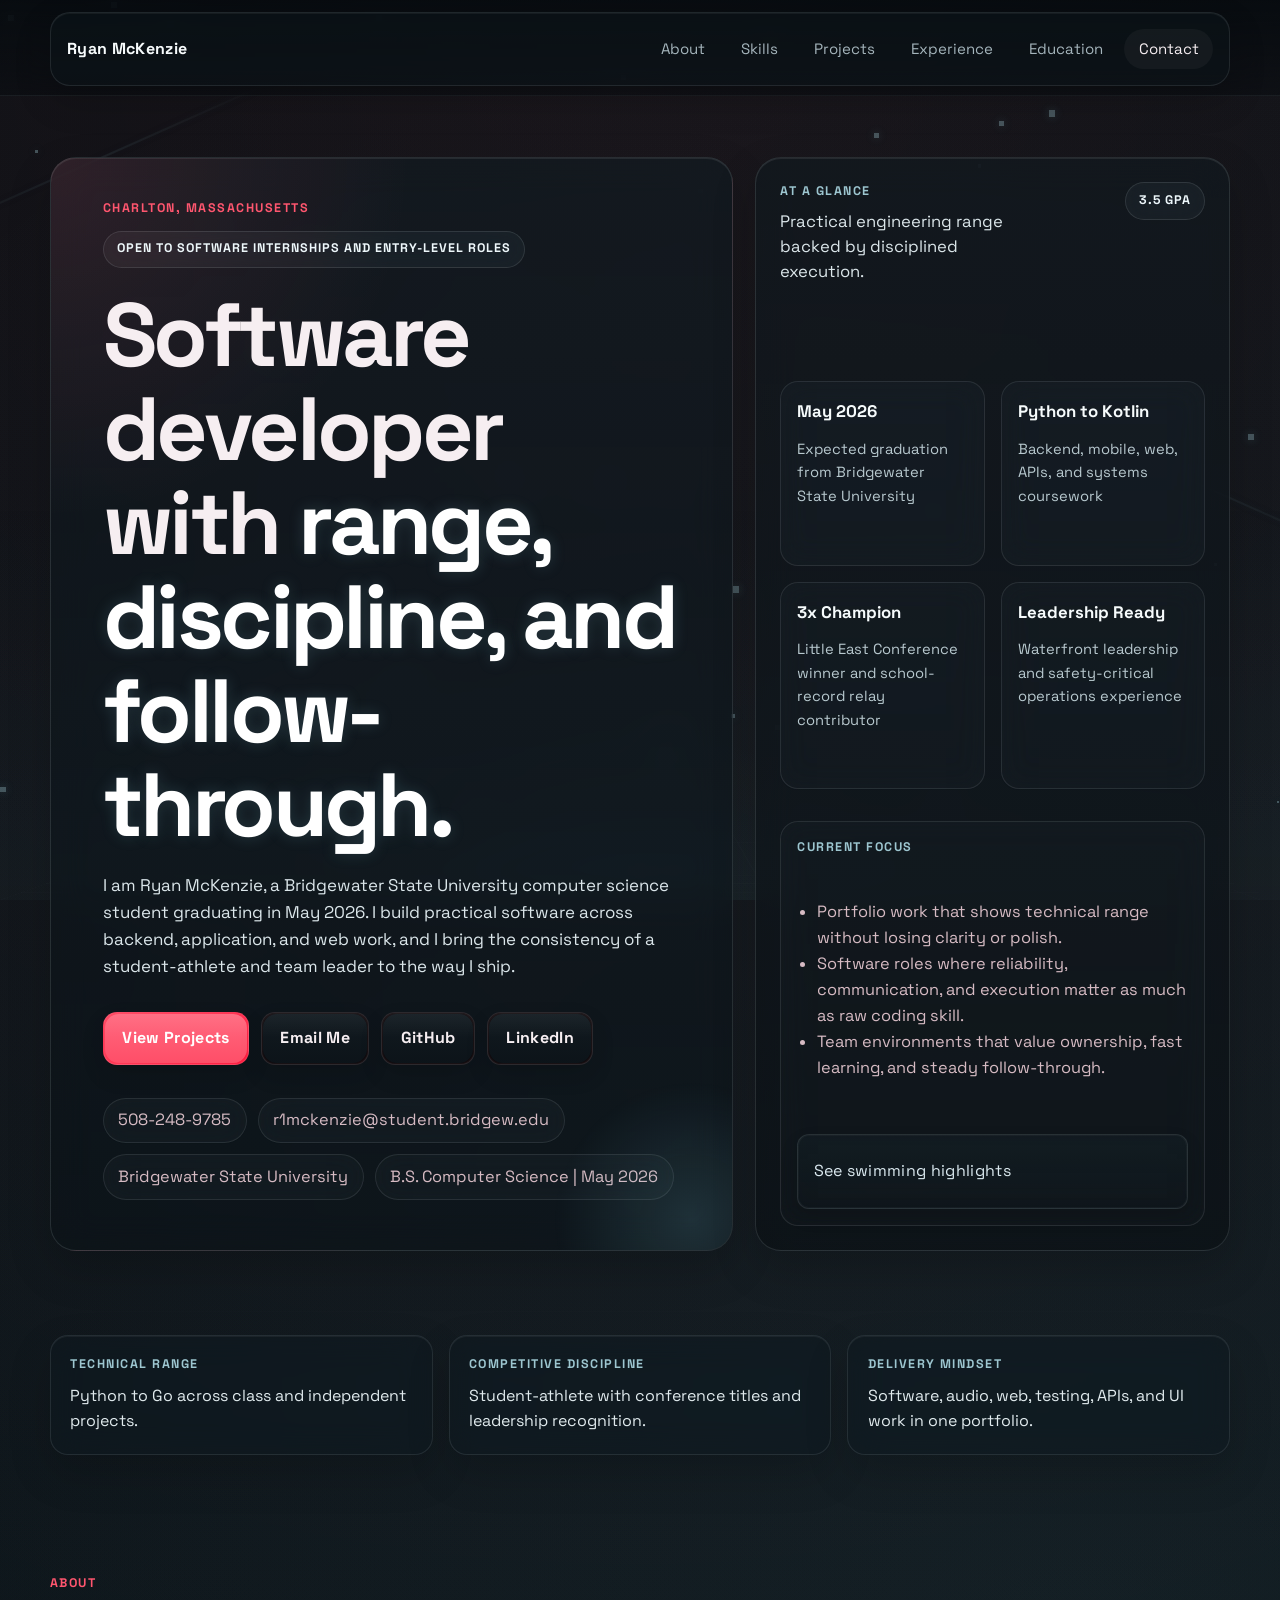
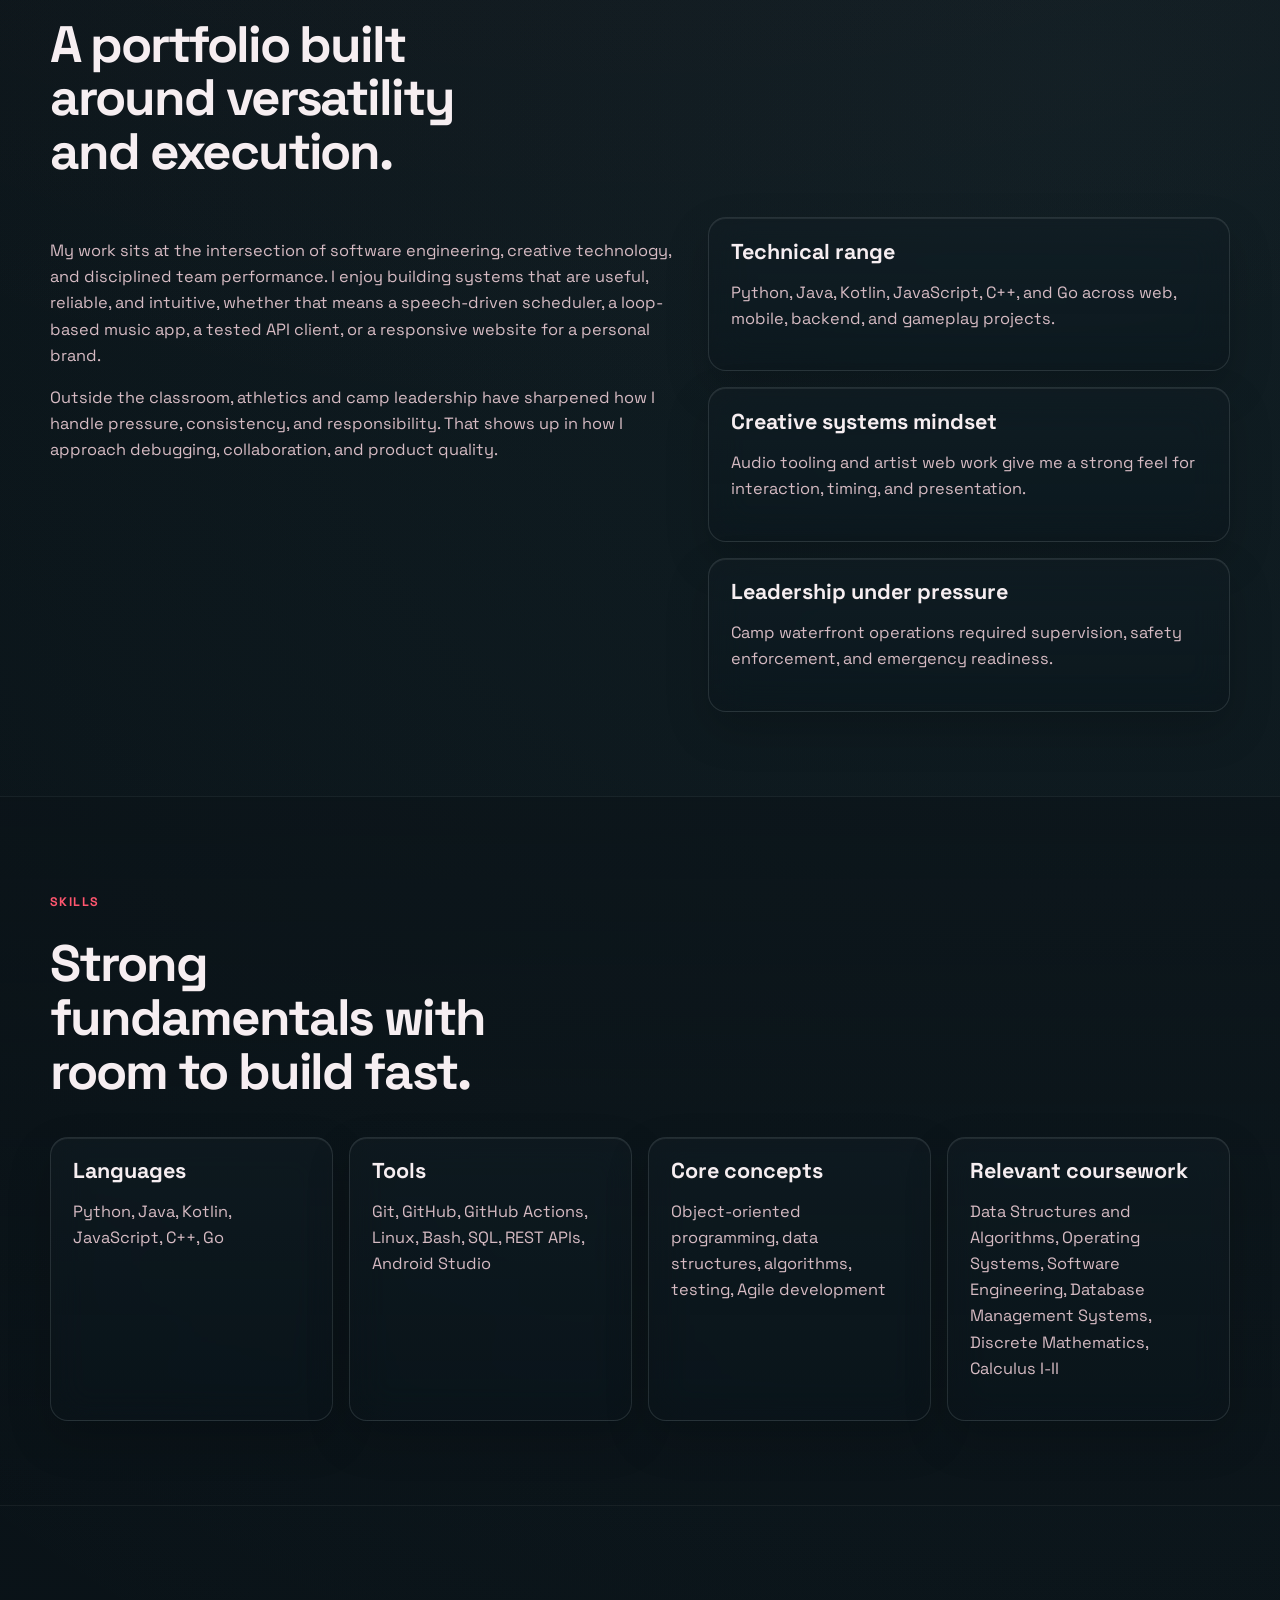
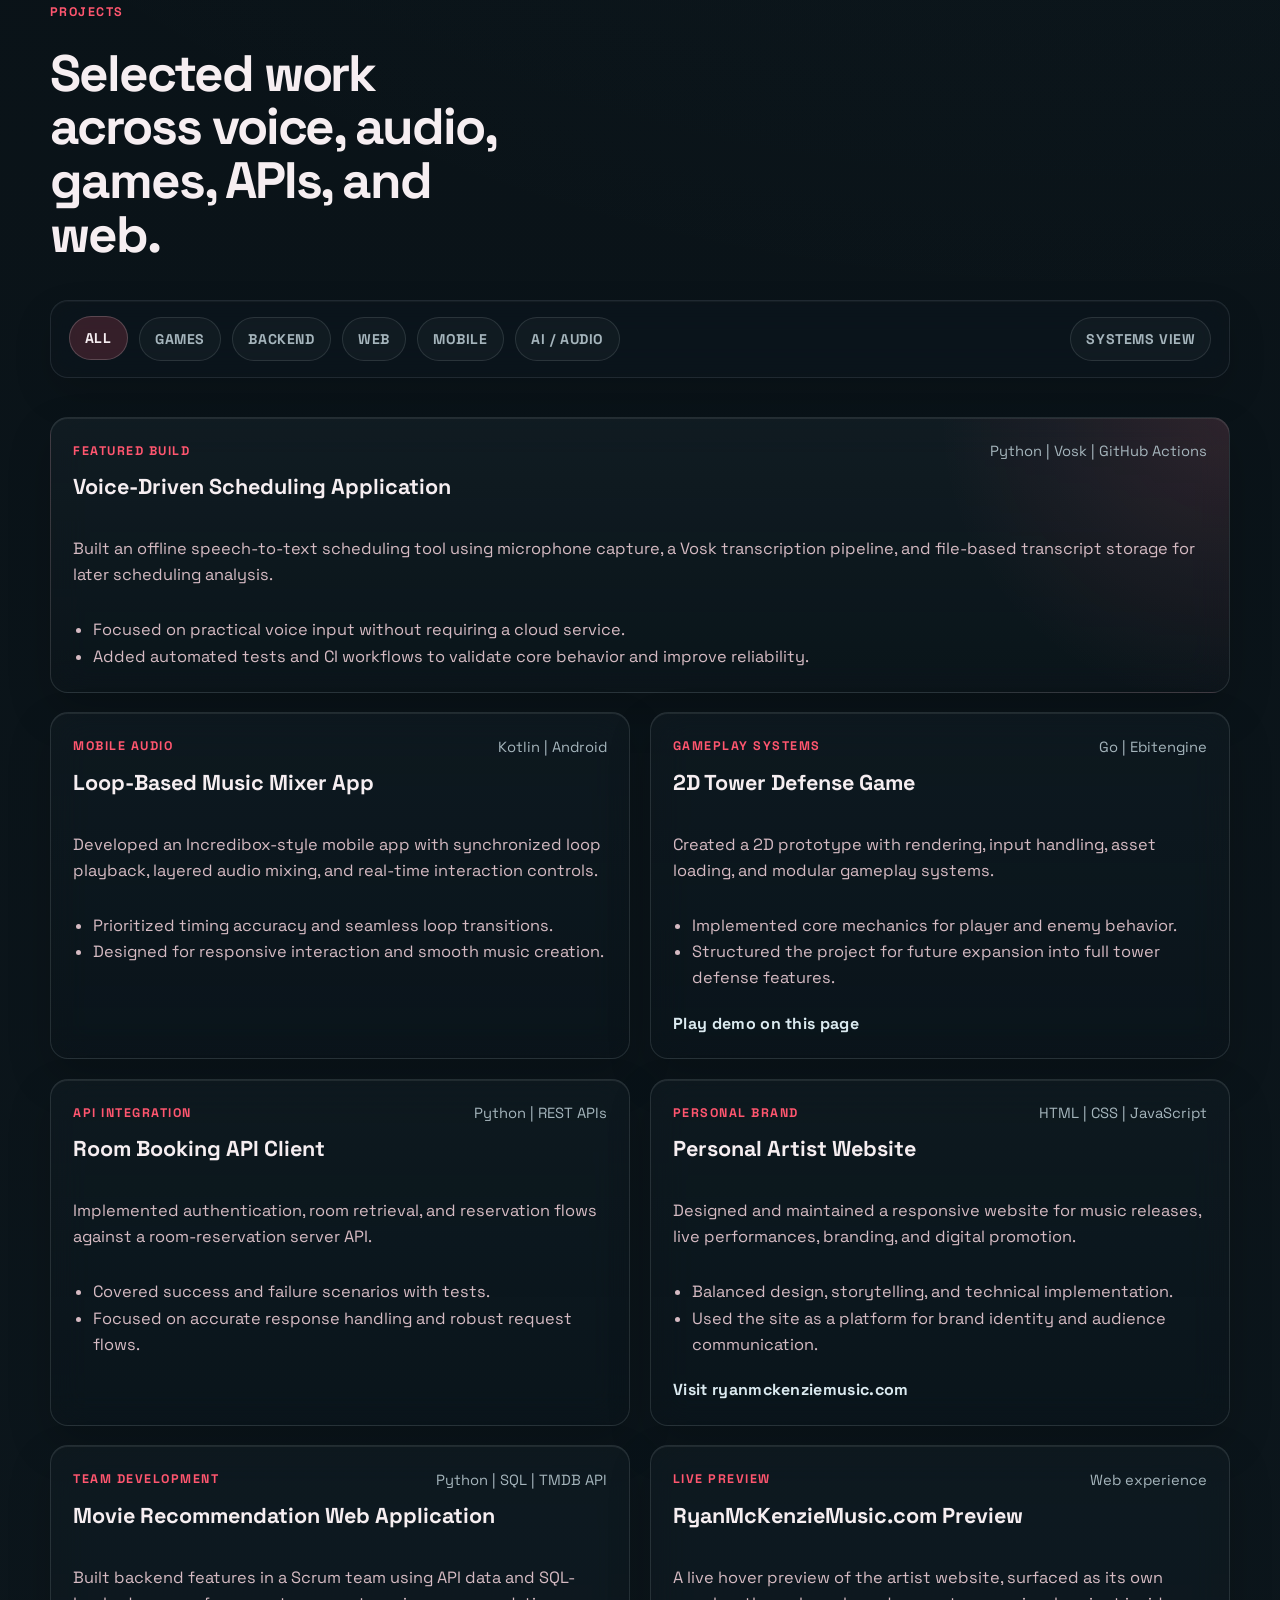
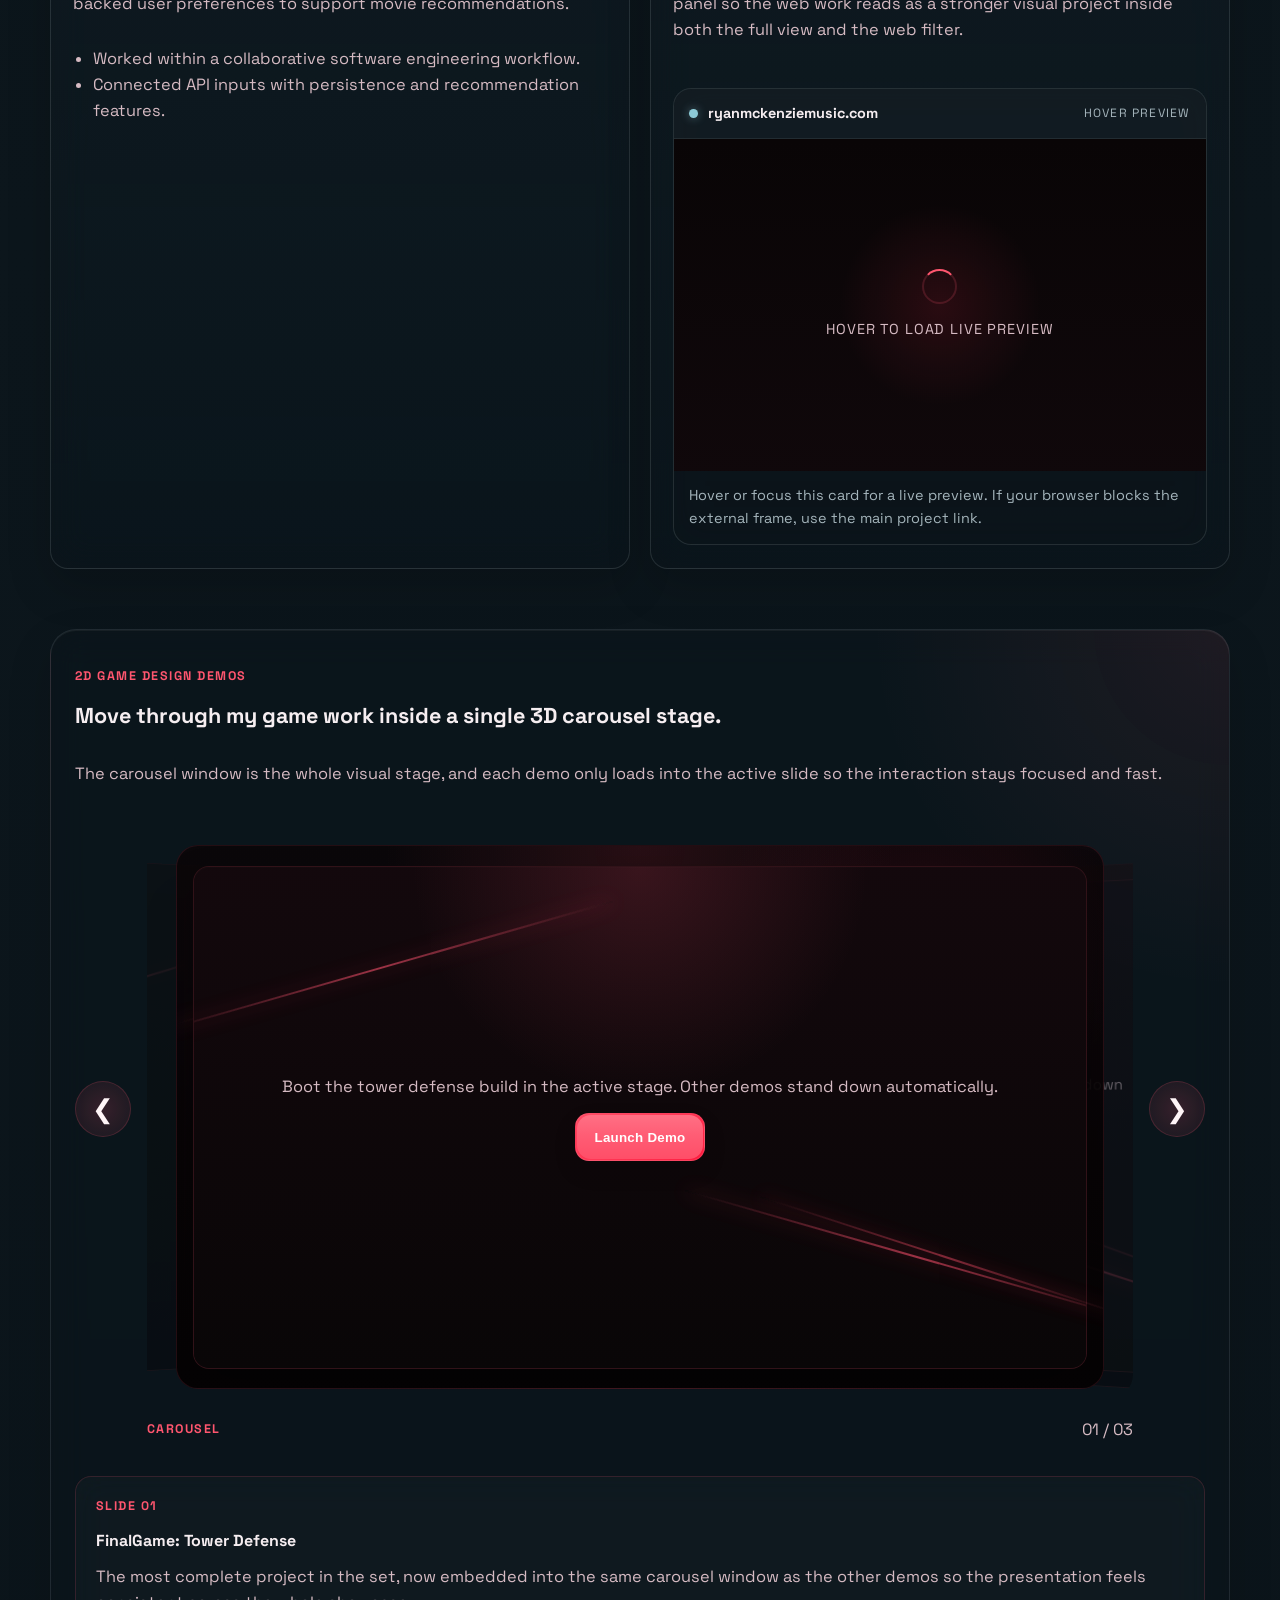
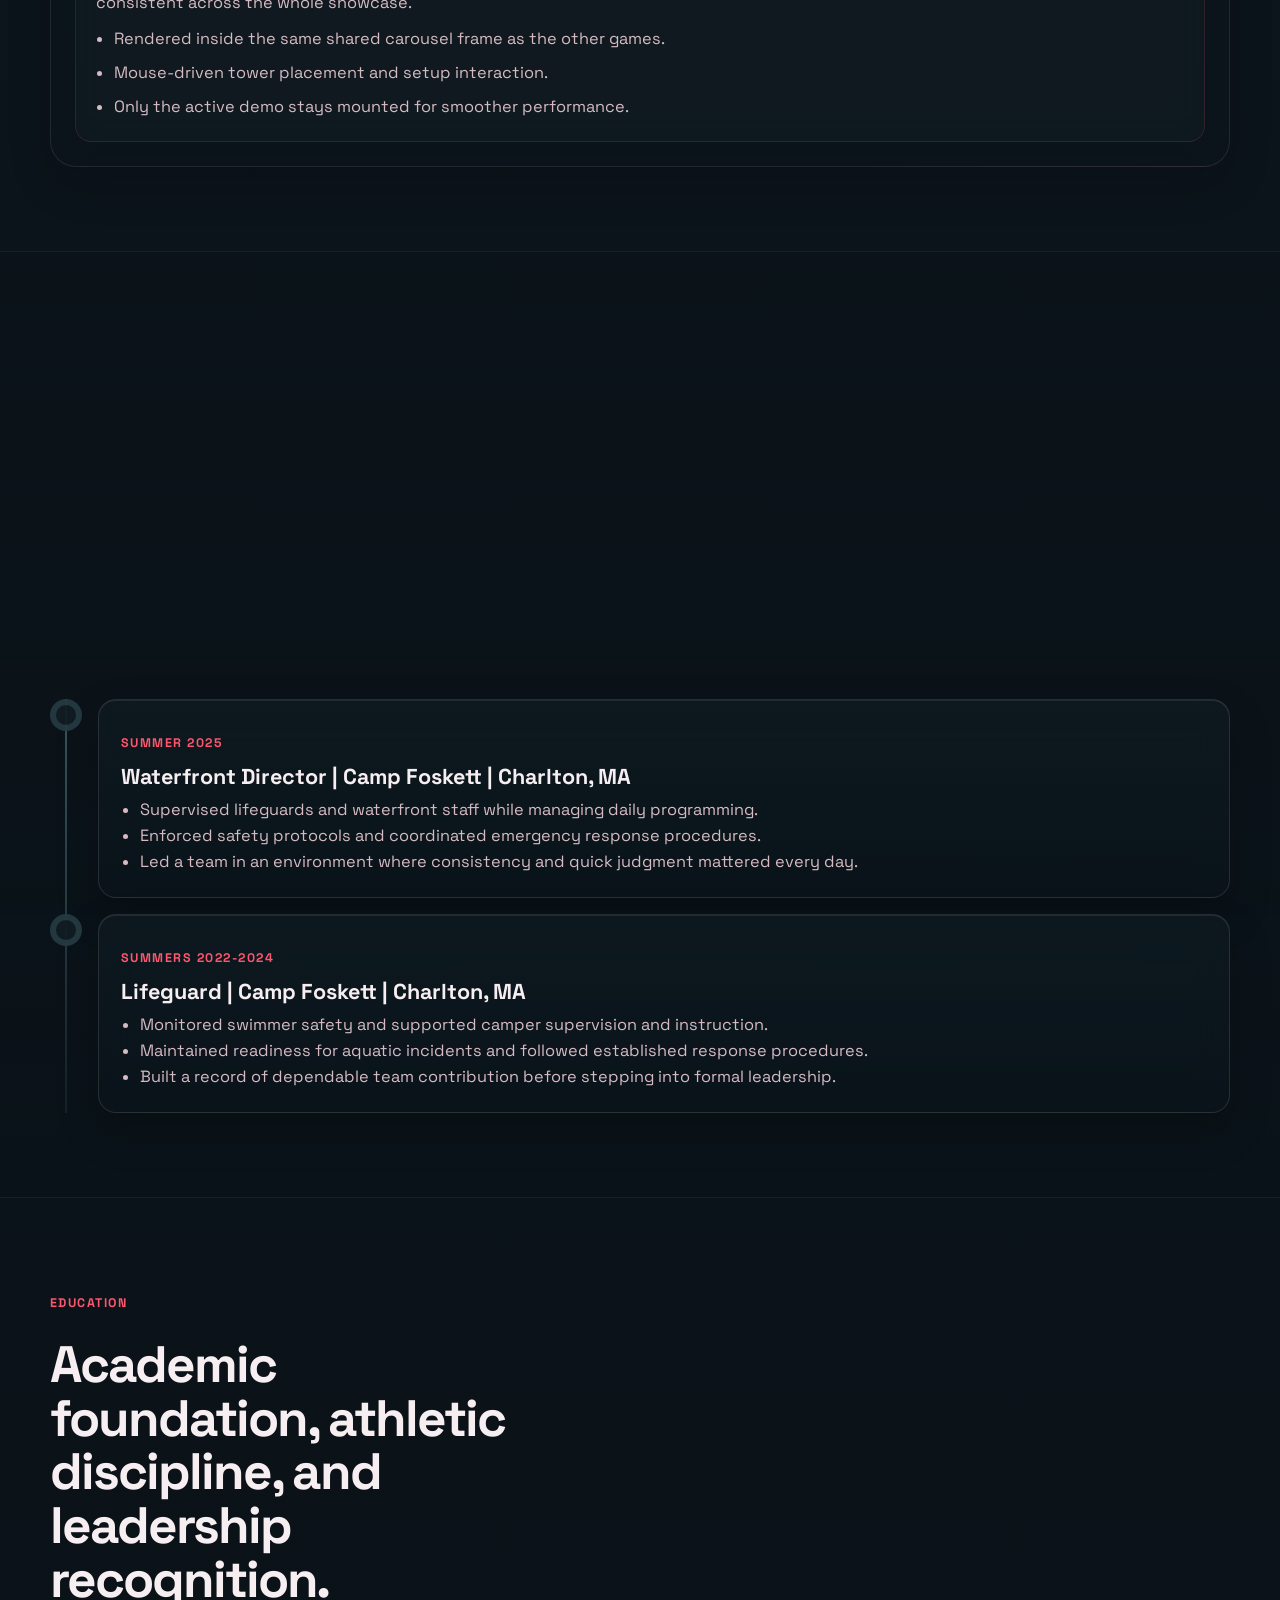
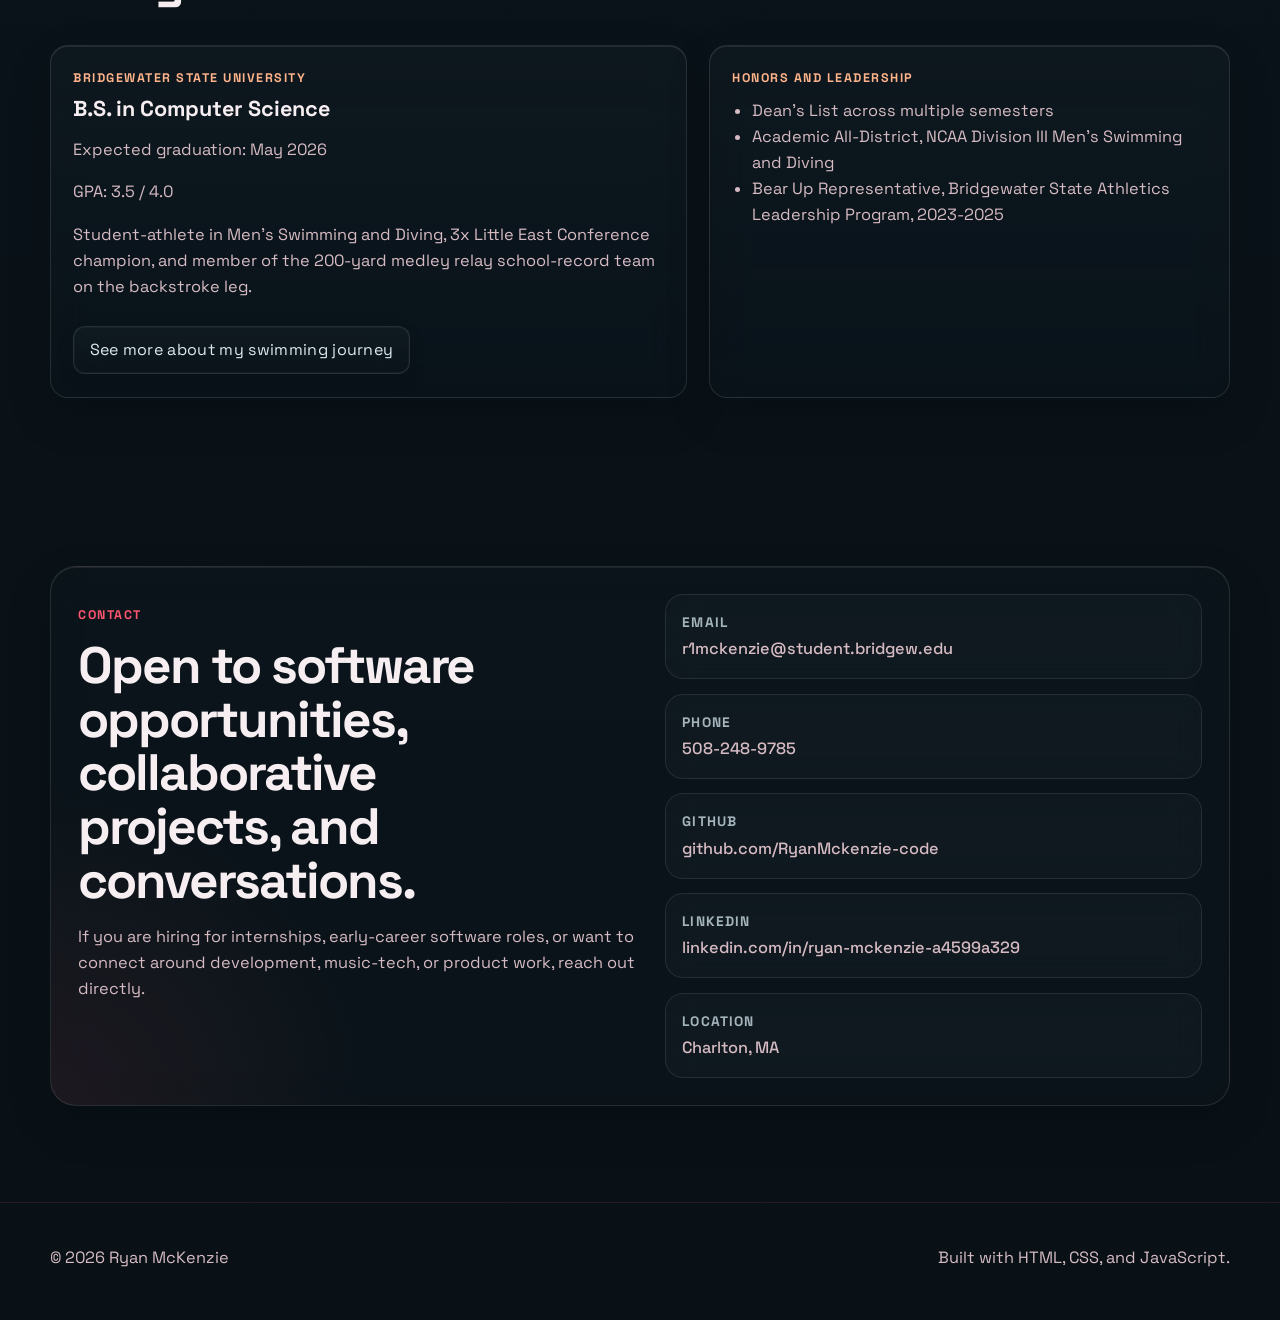
<file: index.html>
<!DOCTYPE html>
<html lang="en">
  <head>
    <meta charset="UTF-8" />
    <meta name="viewport" content="width=device-width, initial-scale=1.0" />
    <meta
      name="description"
      content="Ryan McKenzie portfolio website featuring software projects, technical skills, leadership experience, and student-athlete achievements."
    />
    <title>Ryan McKenzie | Software Developer</title>
    <link rel="preconnect" href="https://fonts.googleapis.com" />
    <link rel="preconnect" href="https://fonts.gstatic.com" crossorigin />
    <link
      href="https://fonts.googleapis.com/css2?family=Fraunces:opsz,wght@9..144,600;9..144,700&family=Space+Grotesk:wght@400;500;700&display=swap"
      rel="stylesheet"
    />
    <script>
      document.documentElement.classList.add("is-loading");
    </script>
    <style>
      :root {
        color-scheme: dark;
        --critical-bg: #050506;
        --critical-surface: rgba(16, 8, 11, 0.9);
        --critical-text: #f6eef1;
        --critical-muted: #d6bbc3;
        --critical-accent: #ff405b;
        --critical-border: rgba(255, 84, 113, 0.16);
      }

      html {
        background: var(--critical-bg);
      }

      body {
        margin: 0;
        min-height: 100vh;
        background:
          radial-gradient(circle at top, rgba(255, 64, 91, 0.16), transparent 22%),
          linear-gradient(180deg, #030303 0%, #090507 100%);
        color: var(--critical-text);
        font-family: "Space Grotesk", "Segoe UI", sans-serif;
        line-height: 1.6;
        opacity: 1;
        transition: opacity 0.45s ease;
      }

      html.is-loading body {
        opacity: 0;
      }

      a {
        color: inherit;
      }

      .container {
        width: min(1180px, calc(100% - 2.2rem));
        margin: 0 auto;
      }

      .site-header {
        position: sticky;
        top: 0;
        z-index: 999;
        background: rgba(7, 4, 5, 0.74);
        border-bottom: 1px solid var(--critical-border);
      }

      .nav-wrapper {
        display: flex;
        align-items: center;
        justify-content: space-between;
        min-height: 78px;
      }

      .brand,
      .site-nav a,
      .hero-contact a,
      .contact-list a {
        text-decoration: none;
      }

      .hero {
        padding-top: 4.5rem;
      }

      .section {
        padding: 5.5rem 0;
      }

      .hero-layout,
      .education-layout,
      .contact-shell {
        display: grid;
        gap: 2rem;
      }

      .hero-copy,
      .hero-panel {
        padding: clamp(2rem, 5vw, 3.4rem);
        border: 1px solid var(--critical-border);
        border-radius: 28px;
        background: var(--critical-surface);
      }

      .hero-panel {
        padding: 1.5rem;
      }

      .eyebrow,
      .panel-label,
      .card-label {
        color: var(--critical-accent);
        text-transform: uppercase;
        letter-spacing: 0.12em;
        font-size: 0.78rem;
        font-weight: 700;
      }

      h1,
      h2,
      h3 {
        margin-top: 0;
        line-height: 1.05;
        font-family: "Space Grotesk", "Segoe UI", sans-serif;
      }

      h1 {
        font-size: clamp(3rem, 7vw, 6rem);
        margin-bottom: 1rem;
      }

      .hero-summary,
      .snapshot-label,
      .hero-contact,
      p,
      li {
        color: var(--critical-muted);
      }

      .btn {
        display: inline-flex;
        align-items: center;
        justify-content: center;
        min-height: 46px;
        padding: 0.8rem 1.1rem;
        border-radius: 999px;
        text-decoration: none;
        font-weight: 700;
      }

      .btn-primary {
        background: linear-gradient(135deg, #ff405b, #ff173b);
        color: #fff;
      }

      .btn-secondary {
        background: rgba(18, 9, 12, 0.88);
        border: 1px solid rgba(255, 84, 113, 0.2);
        color: var(--critical-text);
      }

      .snapshot-grid {
        display: grid;
        gap: 1rem;
        grid-template-columns: repeat(2, minmax(0, 1fr));
      }

      .snapshot-grid article,
      .hero-note {
        padding: 1rem;
        border: 1px solid var(--critical-border);
        border-radius: 18px;
        background: rgba(255, 255, 255, 0.04);
      }

      .site-footer {
        border-top: 1px solid var(--critical-border);
      }

      @media (max-width: 980px) {
        .hero-layout,
        .education-layout,
        .contact-shell {
          grid-template-columns: 1fr;
        }
      }

      @media (prefers-reduced-motion: reduce) {
        body {
          transition: none;
        }
      }
    </style>
    <link rel="stylesheet" href="style.css" />
  </head>
  <body>
    <a class="skip-link" href="#main-content">Skip to main content</a>
    <div class="background-scene" aria-hidden="true">
      <div class="beam beam-one"></div>
      <div class="beam beam-two"></div>
      <div class="beam beam-three"></div>
      <div class="grid-horizon"></div>
      <div class="pixel-cloud"></div>
      <div class="scanlines"></div>
    </div>

    <header class="site-header" id="top">
      <div class="container nav-wrapper">
        <a class="brand" href="#top" aria-label="Ryan McKenzie home">Ryan McKenzie</a>
        <button class="menu-toggle" aria-expanded="false" aria-controls="site-nav" aria-label="Toggle navigation">
          Menu
        </button>
        <nav id="site-nav" class="site-nav" aria-label="Primary navigation">
          <ul>
            <li><a href="#about">About</a></li>
            <li><a href="#skills">Skills</a></li>
            <li><a href="#projects">Projects</a></li>
            <li><a href="#experience">Experience</a></li>
            <li><a href="#education">Education</a></li>
            <li><a href="#contact">Contact</a></li>
          </ul>
        </nav>
      </div>
    </header>

    <main id="main-content">
      <section class="hero section">
        <div class="container hero-layout">
          <div class="hero-copy" data-reveal>
            <div class="hero-meta">
              <p class="eyebrow">Charlton, Massachusetts</p>
              <p class="hero-availability">Open to software internships and entry-level roles</p>
            </div>
            <h1>Software developer with <span>range, discipline, and follow-through.</span></h1>
            <p class="hero-summary">
              I am Ryan McKenzie, a Bridgewater State University computer science student graduating in May 2026. I
              build practical software across backend, application, and web work, and I bring the consistency of a
              student-athlete and team leader to the way I ship.
            </p>
            <div class="hero-actions" aria-label="Quick links">
              <a class="btn btn-primary" href="#projects">View Projects</a>
              <a class="btn btn-secondary" href="mailto:r1mckenzie@student.bridgew.edu">Email Me</a>
              <a
                class="btn btn-secondary"
                href="https://github.com/RyanMckenzie-code"
                target="_blank"
                rel="noopener noreferrer"
              >
                GitHub
              </a>
              <a
                class="btn btn-secondary"
                href="https://linkedin.com/in/ryan-mckenzie-a4599a329"
                target="_blank"
                rel="noopener noreferrer"
              >
                LinkedIn
              </a>
            </div>
            <ul class="hero-contact">
              <li><a href="tel:15082489785">508-248-9785</a></li>
              <li><a href="mailto:r1mckenzie@student.bridgew.edu">r1mckenzie@student.bridgew.edu</a></li>
              <li><span>Bridgewater State University</span></li>
              <li><span>B.S. Computer Science | May 2026</span></li>
            </ul>
          </div>

          <aside class="hero-panel" data-reveal>
            <div class="hero-panel-header">
              <div>
                <p class="panel-label">At a glance</p>
                <p class="hero-panel-title">Practical engineering range backed by disciplined execution.</p>
              </div>
              <span class="hero-panel-chip">3.5 GPA</span>
            </div>
            <div class="snapshot-grid">
              <article>
                <span class="snapshot-value">May 2026</span>
                <span class="snapshot-label">Expected graduation from Bridgewater State University</span>
              </article>
              <article>
                <span class="snapshot-value">Python to Kotlin</span>
                <span class="snapshot-label">Backend, mobile, web, APIs, and systems coursework</span>
              </article>
              <article>
                <span class="snapshot-value">3x Champion</span>
                <span class="snapshot-label">Little East Conference winner and school-record relay contributor</span>
              </article>
              <article>
                <span class="snapshot-value">Leadership Ready</span>
                <span class="snapshot-label">Waterfront leadership and safety-critical operations experience</span>
              </article>
            </div>
            <div class="hero-note">
              <p class="panel-label">Current focus</p>
              <ul>
                <li>Portfolio work that shows technical range without losing clarity or polish.</li>
                <li>Software roles where reliability, communication, and execution matter as much as raw coding skill.</li>
                <li>Team environments that value ownership, fast learning, and steady follow-through.</li>
              </ul>
              <button
                class="inline-link inline-button snapshot-action"
                type="button"
                data-media-toggle
                data-label-open="See swimming highlights"
                data-label-close="Hide swimming highlights"
                aria-expanded="false"
                aria-controls="swim-media"
              >
                See swimming highlights
              </button>
            </div>
          </aside>
        </div>
      </section>

      <section class="signal-bar" aria-label="Career highlights">
        <div class="container signal-grid">
          <article class="signal-card">
            <span class="signal-label">Technical range</span>
            <p>Python to Go across class and independent projects.</p>
          </article>
          <article class="signal-card">
            <span class="signal-label">Competitive discipline</span>
            <p>Student-athlete with conference titles and leadership recognition.</p>
          </article>
          <article class="signal-card">
            <span class="signal-label">Delivery mindset</span>
            <p>Software, audio, web, testing, APIs, and UI work in one portfolio.</p>
          </article>
        </div>
      </section>

      <section id="about" class="section">
        <div class="container section-shell">
          <div class="section-heading" data-reveal>
            <p class="eyebrow">About</p>
            <h2>A portfolio built around versatility and execution.</h2>
          </div>
          <div class="about-layout">
            <div class="about-copy" data-reveal>
              <p>
                My work sits at the intersection of software engineering, creative technology, and disciplined team
                performance. I enjoy building systems that are useful, reliable, and intuitive, whether that means a
                speech-driven scheduler, a loop-based music app, a tested API client, or a responsive website for a
                personal brand.
              </p>
              <p>
                Outside the classroom, athletics and camp leadership have sharpened how I handle pressure, consistency,
                and responsibility. That shows up in how I approach debugging, collaboration, and product quality.
              </p>
            </div>
            <div class="about-points" data-reveal>
              <article class="feature-card">
                <h3>Technical range</h3>
                <p>Python, Java, Kotlin, JavaScript, C++, and Go across web, mobile, backend, and gameplay projects.</p>
              </article>
              <article class="feature-card">
                <h3>Creative systems mindset</h3>
                <p>Audio tooling and artist web work give me a strong feel for interaction, timing, and presentation.</p>
              </article>
              <article class="feature-card">
                <h3>Leadership under pressure</h3>
                <p>Camp waterfront operations required supervision, safety enforcement, and emergency readiness.</p>
              </article>
            </div>
          </div>
        </div>
      </section>

      <section id="skills" class="section section-tinted">
        <div class="container section-shell">
          <div class="section-heading" data-reveal>
            <p class="eyebrow">Skills</p>
            <h2>Strong fundamentals with room to build fast.</h2>
          </div>
          <div class="skills-grid">
            <article class="skill-card" data-reveal>
              <h3>Languages</h3>
              <p>Python, Java, Kotlin, JavaScript, C++, Go</p>
            </article>
            <article class="skill-card" data-reveal>
              <h3>Tools</h3>
              <p>Git, GitHub, GitHub Actions, Linux, Bash, SQL, REST APIs, Android Studio</p>
            </article>
            <article class="skill-card" data-reveal>
              <h3>Core concepts</h3>
              <p>Object-oriented programming, data structures, algorithms, testing, Agile development</p>
            </article>
            <article class="skill-card" data-reveal>
              <h3>Relevant coursework</h3>
              <p>
                Data Structures and Algorithms, Operating Systems, Software Engineering, Database Management Systems,
                Discrete Mathematics, Calculus I-II
              </p>
            </article>
          </div>
        </div>
      </section>

      <section id="projects" class="section">
        <div class="container section-shell">
          <div class="section-heading" data-reveal>
            <p class="eyebrow">Projects</p>
            <h2>Selected work across voice, audio, games, APIs, and web.</h2>
          </div>
          <div class="project-controls" data-reveal>
            <div class="project-filter-group" aria-label="Project categories">
              <button class="project-filter is-active" type="button" data-project-filter="all">All</button>
              <button class="project-filter" type="button" data-project-filter="games">Games</button>
              <button class="project-filter" type="button" data-project-filter="backend">Backend</button>
              <button class="project-filter" type="button" data-project-filter="web">Web</button>
              <button class="project-filter" type="button" data-project-filter="mobile">Mobile</button>
              <button class="project-filter" type="button" data-project-filter="ai-audio">AI / Audio</button>
            </div>
            <button class="project-mode-toggle" type="button" data-systems-toggle aria-pressed="false">
              Systems View
            </button>
          </div>
          <div class="projects-grid">
            <article class="project-card project-card-featured" data-project-category="ai-audio" data-reveal>
              <div class="project-topline">
                <p class="project-kicker">Featured build</p>
                <span class="project-stack">Python | Vosk | GitHub Actions</span>
              </div>
              <h3>Voice-Driven Scheduling Application</h3>
              <p class="project-summary">
                Built an offline speech-to-text scheduling tool using microphone capture, a Vosk transcription
                pipeline, and file-based transcript storage for later scheduling analysis.
              </p>
              <ul class="project-points">
                <li>Focused on practical voice input without requiring a cloud service.</li>
                <li>Added automated tests and CI workflows to validate core behavior and improve reliability.</li>
              </ul>
              <div class="project-system-panel">
                <div><span>Stack</span><p>Python, Vosk, GitHub Actions</p></div>
                <div><span>Role</span><p>Solo developer</p></div>
                <div><span>Architecture</span><p>Microphone capture, offline transcription pipeline, transcript storage, CI validation.</p></div>
                <div><span>Hardest problem</span><p>Keeping the speech workflow practical and local without leaning on cloud APIs.</p></div>
                <div><span>Outcome</span><p>Produced a reliable offline scheduling prototype backed by tests and automated checks.</p></div>
              </div>
            </article>

            <article class="project-card" data-project-category="mobile" data-reveal>
              <div class="project-topline">
                <p class="project-kicker">Mobile audio</p>
                <span class="project-stack">Kotlin | Android</span>
              </div>
              <h3>Loop-Based Music Mixer App</h3>
              <p class="project-summary">
                Developed an Incredibox-style mobile app with synchronized loop playback, layered audio mixing, and
                real-time interaction controls.
              </p>
              <ul class="project-points">
                <li>Prioritized timing accuracy and seamless loop transitions.</li>
                <li>Designed for responsive interaction and smooth music creation.</li>
              </ul>
              <div class="project-system-panel">
                <div><span>Stack</span><p>Kotlin, Android Studio, mobile audio APIs</p></div>
                <div><span>Role</span><p>Solo mobile developer</p></div>
                <div><span>Architecture</span><p>Loop playback engine, layered mixer controls, touch-first interaction model.</p></div>
                <div><span>Hardest problem</span><p>Maintaining synchronized playback while users layered sounds in real time.</p></div>
                <div><span>Outcome</span><p>Built a mobile prototype focused on smooth loop timing and responsive music creation.</p></div>
              </div>
            </article>

            <article class="project-card" data-project-category="games" data-reveal>
              <div class="project-topline">
                <p class="project-kicker">Gameplay systems</p>
                <span class="project-stack">Go | Ebitengine</span>
              </div>
              <h3>2D Tower Defense Game</h3>
              <p class="project-summary">
                Created a 2D prototype with rendering, input handling, asset loading, and modular gameplay systems.
              </p>
              <ul class="project-points">
                <li>Implemented core mechanics for player and enemy behavior.</li>
                <li>Structured the project for future expansion into full tower defense features.</li>
              </ul>
              <div class="project-system-panel">
                <div><span>Stack</span><p>Go, Ebitengine, WebAssembly demo pipeline</p></div>
                <div><span>Role</span><p>Solo gameplay programmer</p></div>
                <div><span>Architecture</span><p>Scene-based flow, rendering/input systems, modular game entities, browser export.</p></div>
                <div><span>Hardest problem</span><p>Building the prototype as an extensible system instead of a one-off gameplay script.</p></div>
                <div><span>Outcome</span><p>Delivered a playable browser demo with room to grow into a fuller tower defense build.</p></div>
              </div>
              <div class="project-actions">
                <a class="inline-link" href="#tower-defense-demo">Play demo on this page</a>
              </div>
            </article>

            <article class="project-card" data-project-category="backend" data-reveal>
              <div class="project-topline">
                <p class="project-kicker">API integration</p>
                <span class="project-stack">Python | REST APIs</span>
              </div>
              <h3>Room Booking API Client</h3>
              <p class="project-summary">
                Implemented authentication, room retrieval, and reservation flows against a room-reservation server
                API.
              </p>
              <ul class="project-points">
                <li>Covered success and failure scenarios with tests.</li>
                <li>Focused on accurate response handling and robust request flows.</li>
              </ul>
              <div class="project-system-panel">
                <div><span>Stack</span><p>Python, REST APIs, test coverage</p></div>
                <div><span>Role</span><p>Solo API developer</p></div>
                <div><span>Architecture</span><p>Authentication flow, room retrieval, reservation requests, error-path validation.</p></div>
                <div><span>Hardest problem</span><p>Making success and failure handling consistent across multiple API interactions.</p></div>
                <div><span>Outcome</span><p>Produced a tested client that handled booking flows and edge cases cleanly.</p></div>
              </div>
            </article>

            <article class="project-card" data-project-category="web" data-reveal>
              <div class="project-topline">
                <p class="project-kicker">Personal brand</p>
                <span class="project-stack">HTML | CSS | JavaScript</span>
              </div>
              <h3>Personal Artist Website</h3>
              <p class="project-summary">
                Designed and maintained a responsive website for music releases, live performances, branding, and
                digital promotion.
              </p>
              <ul class="project-points">
                <li>Balanced design, storytelling, and technical implementation.</li>
                <li>Used the site as a platform for brand identity and audience communication.</li>
              </ul>
              <div class="project-system-panel">
                <div><span>Stack</span><p>HTML, CSS, JavaScript</p></div>
                <div><span>Role</span><p>Designer and frontend developer</p></div>
                <div><span>Architecture</span><p>Responsive landing structure, music-release content blocks, promo-focused navigation.</p></div>
                <div><span>Hardest problem</span><p>Balancing branding, storytelling, and clear calls to action without cluttering the site.</p></div>
                <div><span>Outcome</span><p>Shipped a live artist site that supports releases, performances, and audience-facing branding.</p></div>
              </div>
              <div class="project-actions">
                <a
                  class="inline-link"
                  href="https://ryanmckenziemusic.com"
                  target="_blank"
                  rel="noopener noreferrer"
                >
                  Visit ryanmckenziemusic.com
                </a>
              </div>
            </article>

            <article class="project-card" data-project-category="backend" data-reveal>
              <div class="project-topline">
                <p class="project-kicker">Team development</p>
                <span class="project-stack">Python | SQL | TMDB API</span>
              </div>
              <h3>Movie Recommendation Web Application</h3>
              <p class="project-summary">
                Built backend features in a Scrum team using API data and SQL-backed user preferences to support movie
                recommendations.
              </p>
              <ul class="project-points">
                <li>Worked within a collaborative software engineering workflow.</li>
                <li>Connected API inputs with persistence and recommendation features.</li>
              </ul>
              <div class="project-system-panel">
                <div><span>Stack</span><p>Python, SQL, TMDB API</p></div>
                <div><span>Role</span><p>Backend contributor on a Scrum team</p></div>
                <div><span>Architecture</span><p>External API ingestion, SQL-backed preferences, team-built recommendation features.</p></div>
                <div><span>Hardest problem</span><p>Connecting third-party movie data with stored user preferences inside a collaborative workflow.</p></div>
                <div><span>Outcome</span><p>Delivered backend recommendation features as part of a team software engineering project.</p></div>
              </div>
            </article>

            <article class="project-card project-card-preview" data-project-category="web" data-reveal>
              <div class="project-topline">
                <p class="project-kicker">Live preview</p>
                <span class="project-stack">Web experience</span>
              </div>
              <h3>RyanMcKenzieMusic.com Preview</h3>
              <p class="project-summary">
                A live hover preview of the artist website, surfaced as its own panel so the web work reads as a
                stronger visual project inside both the full view and the web filter.
              </p>
              <div class="project-system-panel">
                <div><span>Stack</span><p>HTML, CSS, JavaScript</p></div>
                <div><span>Role</span><p>Frontend designer and builder</p></div>
                <div><span>Architecture</span><p>Responsive promo site with release content, performance info, and branded layout blocks.</p></div>
                <div><span>Hardest problem</span><p>Turning an artist brand into a site that still feels clear and usable under live content changes.</p></div>
                <div><span>Outcome</span><p>Created a public-facing music website that supports brand identity and audience engagement.</p></div>
              </div>
              <div class="site-preview-card">
                <div class="site-preview-header">
                  <span class="site-preview-dot"></span>
                  <span class="site-preview-url">ryanmckenziemusic.com</span>
                  <span class="site-preview-tag">Hover preview</span>
                </div>
                <div class="site-preview-shell">
                  <div class="site-preview-placeholder" aria-hidden="true">
                    <span class="site-preview-loader"></span>
                    <p>Hover to load live preview</p>
                  </div>
                  <iframe
                    class="site-preview-frame"
                    data-src="https://ryanmckenziemusic.com"
                    title="Preview of Ryan McKenzie Music website"
                    loading="lazy"
                  ></iframe>
                </div>
                <p class="site-preview-note">
                  Hover or focus this card for a live preview. If your browser blocks the external frame, use the main
                  project link.
                </p>
              </div>
            </article>
          </div>

            <section class="demo-section" id="tower-defense-demo" data-reveal>
              <div class="demo-copy">
                <p class="eyebrow">2D Game Design Demos</p>
                <h3>Move through my game work inside a single 3D carousel stage.</h3>
                <p>
                  The carousel window is the whole visual stage, and each demo only loads into the active slide so the
                  interaction stays focused and fast.
                </p>
              </div>
              <div class="demo-carousel" data-demo-carousel>
                <button class="demo-carousel-arrow demo-carousel-arrow-left" type="button" aria-label="Previous demo" data-demo-prev>
                  &#10094;
                </button>
                <div class="demo-carousel-viewport">
                  <div class="demo-carousel-track" aria-live="polite">
                    <article class="demo-slide is-active" data-demo-slide>
                      <div class="demo-window-frame">
                        <div class="demo-window-inner demo-window-inner-final">
                          <div class="mini-demo-shell" data-demo-runtime="tower-defense">
                            <div class="mini-demo-placeholder">
                              <p>Boot the tower defense build in the active stage. Other demos stand down automatically.</p>
                              <button class="btn btn-primary" type="button" data-demo-launch>Launch Demo</button>
                            </div>
                            <iframe
                              class="mini-demo-frame"
                              data-demo-src="FinalGameDemo/index.html?embed=1"
                              title="Playable tower defense demo"
                              loading="lazy"
                              allow="autoplay"
                            ></iframe>
                          </div>
                        </div>
                      </div>
                    </article>

                    <article class="demo-slide" data-demo-slide>
                      <div class="demo-window-frame">
                        <div class="demo-window-inner demo-window-inner-arcade">
                          <div class="mini-demo-shell" data-demo-runtime="asteroid-dodge">
                            <div class="mini-demo-placeholder">
                              <p>Spin up the asteroid run in the active stage. Other demos stand down automatically.</p>
                              <button class="btn btn-primary" type="button" data-demo-launch>Launch Demo</button>
                            </div>
                            <iframe
                              class="mini-demo-frame"
                              data-demo-src="programProject1Demo/index.html?embed=1"
                              title="Playable asteroid dodge demo"
                              loading="lazy"
                              allow="autoplay"
                            ></iframe>
                          </div>
                        </div>
                      </div>
                    </article>

                    <article class="demo-slide" data-demo-slide>
                      <div class="demo-window-frame">
                        <div class="demo-window-inner demo-window-inner-square">
                          <div class="mini-demo-shell" data-demo-runtime="tuna-cat">
                            <div class="mini-demo-placeholder">
                              <p>Drop into Tuna Cat in the active stage. Other demos stand down automatically.</p>
                              <button class="btn btn-primary" type="button" data-demo-launch>Launch Demo</button>
                            </div>
                            <iframe
                              class="mini-demo-frame"
                              data-demo-src="programProject2Demo/index.html?embed=1"
                              title="Playable tuna cat demo"
                              loading="lazy"
                              allow="autoplay"
                            ></iframe>
                          </div>
                        </div>
                      </div>
                    </article>
                  </div>
                </div>
                <button class="demo-carousel-arrow demo-carousel-arrow-right" type="button" aria-label="Next demo" data-demo-next>
                  &#10095;
                </button>
                <div class="demo-carousel-status">
                  <p class="eyebrow">Carousel</p>
                  <p><span data-demo-current>01</span> / <span data-demo-total>03</span></p>
                </div>
              </div>
              <div class="demo-detail-panels">
                <article class="demo-detail-panel is-active" data-demo-detail>
                  <p class="eyebrow">Slide 01</p>
                  <h4>FinalGame: Tower Defense</h4>
                  <p>
                    The most complete project in the set, now embedded into the same carousel window as the other
                    demos so the presentation feels consistent across the whole showcase.
                  </p>
                  <ul class="demo-feature-list">
                    <li>Rendered inside the same shared carousel frame as the other games.</li>
                    <li>Mouse-driven tower placement and setup interaction.</li>
                    <li>Only the active demo stays mounted for smoother performance.</li>
                  </ul>
                </article>

                <article class="demo-detail-panel" data-demo-detail>
                  <p class="eyebrow">Slide 02</p>
                  <h4>Program Project 1: Asteroid Dodge</h4>
                  <p>
                    A tighter arcade-style prototype with ship movement, shooting, score tracking, and constant pressure
                    from falling asteroids.
                  </p>
                  <ul class="demo-feature-list">
                    <li>Embedded directly into the active carousel stage.</li>
                    <li>Optimized to run at a fixed internal resolution in the browser.</li>
                    <li>Only the active demo stays mounted for smoother performance.</li>
                  </ul>
                </article>

                <article class="demo-detail-panel" data-demo-detail>
                  <p class="eyebrow">Slide 03</p>
                  <h4>Program Project 2: Tuna Cat</h4>
                  <p>
                    A playful map-based prototype where the player collects the right items, avoids failure states, and
                    unlocks progression into a second area.
                  </p>
                  <ul class="demo-feature-list">
                    <li>Square stage to match the game’s native composition.</li>
                    <li>Portal progression and item collection structure.</li>
                    <li>Rendered in the same wheel carousel system as the other demos.</li>
                  </ul>
                </article>
              </div>
            </section>
            </div>
          </section>

        <section id="experience" class="section section-tinted">
          <div class="container section-shell">
          <div class="section-heading" data-reveal>
            <p class="eyebrow">Experience</p>
            <h2>Leadership experience that translates directly to engineering work.</h2>
          </div>
          <div class="timeline">
            <article class="timeline-item" data-reveal>
              <div class="timeline-marker" aria-hidden="true"></div>
              <div class="timeline-content">
                <p class="timeline-date">Summer 2025</p>
                <h3>Waterfront Director | Camp Foskett | Charlton, MA</h3>
                <ul>
                  <li>Supervised lifeguards and waterfront staff while managing daily programming.</li>
                  <li>Enforced safety protocols and coordinated emergency response procedures.</li>
                  <li>Led a team in an environment where consistency and quick judgment mattered every day.</li>
                </ul>
              </div>
            </article>

            <article class="timeline-item" data-reveal>
              <div class="timeline-marker" aria-hidden="true"></div>
              <div class="timeline-content">
                <p class="timeline-date">Summers 2022-2024</p>
                <h3>Lifeguard | Camp Foskett | Charlton, MA</h3>
                <ul>
                  <li>Monitored swimmer safety and supported camper supervision and instruction.</li>
                  <li>Maintained readiness for aquatic incidents and followed established response procedures.</li>
                  <li>Built a record of dependable team contribution before stepping into formal leadership.</li>
                </ul>
              </div>
            </article>
          </div>
        </div>
      </section>

      <section id="education" class="section">
        <div class="container section-shell">
          <div class="section-heading" data-reveal>
            <p class="eyebrow">Education</p>
            <h2>Academic foundation, athletic discipline, and leadership recognition.</h2>
          </div>
          <div class="education-layout">
            <article class="education-card" data-reveal>
              <p class="card-label">Bridgewater State University</p>
              <h3>B.S. in Computer Science</h3>
              <p>Expected graduation: May 2026</p>
              <p>GPA: 3.5 / 4.0</p>
              <p>
                Student-athlete in Men's Swimming and Diving, 3x Little East Conference champion, and member of the
                200-yard medley relay school-record team on the backstroke leg.
              </p>
              <button
                class="inline-link inline-button media-trigger"
                type="button"
                data-media-toggle
                data-label-open="See more about my swimming journey"
                data-label-close="Hide more about my swimming journey"
                aria-expanded="false"
                aria-controls="swim-media"
              >
                See more about my swimming journey
              </button>
            </article>

            <article class="honors-card" data-reveal>
              <p class="card-label">Honors and leadership</p>
              <ul class="honors-list">
                <li>Dean's List across multiple semesters</li>
                <li>Academic All-District, NCAA Division III Men's Swimming and Diving</li>
                <li>Bear Up Representative, Bridgewater State Athletics Leadership Program, 2023-2025</li>
              </ul>
            </article>
          </div>

          <section class="media-section" id="swim-media" data-reveal hidden>
              <div class="media-section-header">
                <div>
                  <p class="eyebrow">Athletics Media</p>
                  <h3>School-record relay and team achievement highlights.</h3>
                </div>
                <p class="media-section-note">
                  This gallery is structured for future additions, so more race clips, team moments, and honors can
                  slot in here without changing the layout.
                </p>
              </div>

              <div class="media-grid" id="swim-media-grid">
                <article class="media-story-strip">
                  <p class="card-label">Championship arc</p>
                  <p>
                    2023 was the first conference title as a freshman entering a winning culture. 2024 proved the team
                    could come back and do it again. 2025 was the year the group fell short, grew, and returned
                    sharper. In 2026, the championship came back to Bridgewater, and the senior-year finish included a
                    school record shared with close teammates.
                  </p>
                </article>

                <article class="media-card">
                  <div class="media-card-player">
                    <video controls preload="metadata" playsinline>
                      <source src="Media/200yrdMedleyRelayRecord.mov" type="video/quicktime" />
                      Your browser could not play this video inline. Use the link above to open it directly.
                    </video>
                  </div>
                  <div class="media-card-copy">
                    <p class="card-label">Featured clip</p>
                    <h4>200-yard medley relay school record</h4>
                    <p>
                      Bridgewater State relay performance with the record-setting team and your backstroke leg in the
                      race.
                    </p>
                    <a
                      class="inline-link"
                      href="Media/200yrdMedleyRelayRecord.mov"
                      target="_blank"
                      rel="noopener noreferrer"
                    >
                      Open video in a new tab
                    </a>
                  </div>
                </article>

                <div class="media-gallery-grid">
                  <article class="media-gallery-card">
                    <img
                      src="Media/CHAMPS2026.jpg"
                      alt="Bridgewater State team photo after the 2023 conference championship"
                      loading="lazy"
                    />
                    <div class="media-gallery-copy">
                      <p class="card-label">2023 | Freshman year</p>
                      <h4>First championship</h4>
                      <p>
                        New to the team and excited to win that first conference championship as part of a strong
                        Bridgewater group.
                      </p>
                    </div>
                  </article>

                  <article class="media-gallery-card">
                    <img
                      src="Media/CHAMPS2024.jpg"
                      alt="Bridgewater State team photo after the 2024 conference championship"
                      loading="lazy"
                    />
                    <div class="media-gallery-copy">
                      <p class="card-label">2024 | Sophomore year</p>
                      <h4>Back-to-back champions</h4>
                      <p>
                        The team returned the next year and won again, turning the first title into a repeat standard.
                      </p>
                    </div>
                  </article>

                  <article class="media-gallery-card">
                    <img
                      src="Media/CHAMPS2023.jpg"
                      alt="Bridgewater State team photo after the 2026 conference championship with Ryan front and center holding the trophy"
                      loading="lazy"
                    />
                    <div class="media-gallery-copy">
                      <p class="card-label">2026 | Senior year</p>
                      <h4>Bringing the title back</h4>
                      <p>
                        After the 2025 setback, the team came back hungry and brought the championship back to
                        Bridgewater. Front and center with the trophy, this was the close of a swim career with a
                        school record and college best friends.
                      </p>
                    </div>
                  </article>
                </div>
              </div>
            </section>
          </div>
      </section>

      <section id="contact" class="section section-contact">
        <div class="container contact-shell" data-reveal>
          <div>
            <p class="eyebrow">Contact</p>
            <h2>Open to software opportunities, collaborative projects, and conversations.</h2>
            <p>
              If you are hiring for internships, early-career software roles, or want to connect around development,
              music-tech, or product work, reach out directly.
            </p>
          </div>
          <ul class="contact-list">
            <li><span>Email</span><a href="mailto:r1mckenzie@student.bridgew.edu">r1mckenzie@student.bridgew.edu</a></li>
            <li><span>Phone</span><a href="tel:15082489785">508-248-9785</a></li>
            <li>
              <span>GitHub</span>
              <a href="https://github.com/RyanMckenzie-code" target="_blank" rel="noopener noreferrer">
                github.com/RyanMckenzie-code
              </a>
            </li>
            <li>
              <span>LinkedIn</span>
              <a href="https://linkedin.com/in/ryan-mckenzie-a4599a329" target="_blank" rel="noopener noreferrer">
                linkedin.com/in/ryan-mckenzie-a4599a329
              </a>
            </li>
            <li><span>Location</span><p>Charlton, MA</p></li>
          </ul>
        </div>
      </section>
    </main>

    <footer class="site-footer">
      <div class="container footer-shell">
        <p>&copy; <span id="year"></span> Ryan McKenzie</p>
        <p>Built with HTML, CSS, and JavaScript.</p>
      </div>
    </footer>

    <script src="script.js"></script>
  </body>
</html>
</file>
<file: style.css>
:root {
  --bg: #071015;
  --bg-strong: #0d171d;
  --surface: rgba(14, 21, 27, 0.7);
  --surface-strong: rgba(14, 21, 27, 0.86);
  --glass-border: rgba(220, 233, 238, 0.12);
  --glass-highlight: rgba(255, 255, 255, 0.08);
  --glass-blur: 18px;
  --panel: #10191f;
  --panel-soft: #16222a;
  --text: #f6eef1;
  --muted: #a5b5bc;
  --accent: #ff566f;
  --accent-strong: #ff3a58;
  --accent-warm: #ffb38a;
  --border: rgba(220, 233, 238, 0.12);
  --shadow: 0 22px 50px rgba(0, 0, 0, 0.24);
  --radius-lg: 26px;
  --radius-md: 18px;
  --radius-sm: 12px;
  --transition-base: 220ms ease;
}

* {
  box-sizing: border-box;
}

html {
  scroll-behavior: smooth;
}

body {
  margin: 0;
  font-family: "Space Grotesk", "Segoe UI", sans-serif;
  color: var(--text);
  line-height: 1.6;
  background:
    radial-gradient(circle at top, rgba(255, 115, 136, 0.08), transparent 22%),
    radial-gradient(circle at 85% 18%, rgba(122, 202, 216, 0.08), transparent 24%),
    linear-gradient(180deg, #060d11 0%, #0c161c 54%, #091117 100%);
}

body::before {
  content: "";
  position: fixed;
  inset: 0;
  pointer-events: none;
  background-image:
    linear-gradient(rgba(190, 214, 221, 0.05) 1px, transparent 1px),
    linear-gradient(90deg, rgba(190, 214, 221, 0.05) 1px, transparent 1px);
  background-size: 56px 56px;
  opacity: 0.12;
  mask-image: linear-gradient(180deg, rgba(0, 0, 0, 0.46), transparent 90%);
}

body::after {
  content: "";
  position: fixed;
  inset: 0;
  pointer-events: none;
  background:
    radial-gradient(circle at 50% 120%, rgba(88, 172, 188, 0.12), transparent 28%),
    linear-gradient(180deg, transparent 52%, rgba(104, 172, 185, 0.06) 100%);
  opacity: 0.68;
}

a {
  color: inherit;
}

img {
  max-width: 100%;
}

.container {
  width: min(1180px, calc(100% - 2.2rem));
  margin: 0 auto;
}

.background-scene {
  position: fixed;
  inset: 0;
  overflow: hidden;
  pointer-events: none;
  z-index: 0;
}

.beam {
  position: absolute;
  width: 34vw;
  height: 2px;
  background: linear-gradient(90deg, transparent, rgba(150, 213, 226, 0.36), transparent);
  box-shadow: 0 0 16px rgba(110, 178, 193, 0.28);
  opacity: 0.24;
  transform: rotate(-24deg);
  animation: beamDrift 14s linear infinite;
}

.beam-one {
  top: 18%;
  left: -10%;
  animation-duration: 16s;
}

.beam-two {
  top: 52%;
  right: -12%;
  width: 42vw;
  transform: rotate(24deg);
  animation-duration: 19s;
  animation-delay: -6s;
}

.beam-three {
  top: 74%;
  left: 18%;
  width: 28vw;
  animation-duration: 12s;
  animation-delay: -2s;
}

.grid-horizon {
  position: absolute;
  inset: auto 0 0;
  height: 42vh;
  background:
    linear-gradient(rgba(163, 208, 218, 0.1) 1px, transparent 1px),
    linear-gradient(90deg, rgba(163, 208, 218, 0.1) 1px, transparent 1px);
  background-size: 70px 32px;
  transform-origin: bottom;
  transform: perspective(700px) rotateX(72deg);
  opacity: 0.14;
  mask-image: linear-gradient(180deg, transparent, rgba(0, 0, 0, 0.9) 28%, rgba(0, 0, 0, 0.98));
}

.pixel-cloud {
  position: absolute;
  inset: 0;
}

.pixel-cloud span {
  position: absolute;
  width: var(--size);
  height: var(--size);
  left: var(--left);
  top: var(--top);
  background: rgba(163, 208, 218, 0.34);
  box-shadow: 0 0 10px rgba(110, 178, 193, 0.24);
  animation: pixelPulse var(--duration) ease-in-out infinite;
  animation-delay: var(--delay);
}

.scanlines {
  position: absolute;
  inset: 0;
  background: repeating-linear-gradient(
    180deg,
    rgba(255, 255, 255, 0.015) 0,
    rgba(255, 255, 255, 0.015) 1px,
    transparent 1px,
    transparent 4px
  );
  opacity: 0.06;
}

.site-header,
main,
.site-footer,
.skip-link {
  position: relative;
  z-index: 1;
}

.skip-link {
  position: absolute;
  left: -9999px;
  top: auto;
}

.skip-link:focus {
  left: 1rem;
  top: 1rem;
  padding: 0.7rem 1rem;
  border-radius: var(--radius-sm);
  background: var(--accent-strong);
  color: #fff6f8;
  z-index: 1000;
}

.site-header {
  position: sticky;
  top: 0;
  z-index: 999;
  padding: 0.75rem 0 0.55rem;
  backdrop-filter: blur(16px);
  background: linear-gradient(180deg, rgba(6, 11, 15, 0.86), rgba(6, 11, 15, 0.42));
  border-bottom: 1px solid rgba(220, 233, 238, 0.08);
}

.nav-wrapper {
  position: relative;
  display: flex;
  align-items: center;
  justify-content: space-between;
  gap: 1rem;
  min-height: 74px;
  padding: 0 1rem;
  border: 1px solid rgba(220, 233, 238, 0.1);
  border-radius: 20px;
  background: rgba(12, 20, 25, 0.62);
  box-shadow:
    0 14px 36px rgba(0, 0, 0, 0.2),
    inset 0 1px 0 rgba(255, 255, 255, 0.05);
}

.brand {
  display: inline-flex;
  align-items: center;
  flex: 0 0 auto;
  color: #f7fbfc;
  font-weight: 700;
  text-decoration: none;
  letter-spacing: 0.02em;
  line-height: 1;
  white-space: nowrap;
  font-size: clamp(1rem, 1.2vw, 1.08rem);
}

.site-nav {
  margin-left: auto;
}

.site-nav ul {
  display: flex;
  align-items: center;
  gap: 0.45rem;
  list-style: none;
  margin: 0;
  padding: 0;
}

.site-nav a {
  display: inline-flex;
  align-items: center;
  min-height: 40px;
  padding: 0 0.9rem;
  border-radius: 999px;
  text-decoration: none;
  color: var(--muted);
  font-size: 0.94rem;
  transition:
    color var(--transition-base),
    background var(--transition-base),
    border-color var(--transition-base);
}

.site-nav a:hover,
.site-nav a:focus-visible,
.site-nav a.is-active {
  color: var(--text);
  background: rgba(255, 255, 255, 0.04);
}

.menu-toggle {
  display: none;
  position: relative;
  overflow: hidden;
  border: 1px solid rgba(220, 233, 238, 0.12);
  border-radius: 14px;
  padding: 0.7rem 1.05rem;
  background: rgba(255, 255, 255, 0.04);
  box-shadow:
    inset 0 0 0 1px rgba(255, 255, 255, 0.03),
    0 10px 22px rgba(0, 0, 0, 0.16);
  color: var(--text);
  font: inherit;
  font-weight: 700;
  letter-spacing: 0.05em;
  text-transform: uppercase;
}

.section {
  position: relative;
  overflow: clip;
  padding: 5.25rem 0;
}

.section-shell {
  position: relative;
  z-index: 1;
  display: grid;
  gap: 2.4rem;
}

.section-heading {
  display: grid;
  gap: 0.7rem;
  max-width: 760px;
}

.eyebrow,
.panel-label,
.project-kicker,
.card-label,
.timeline-date {
  text-transform: uppercase;
  letter-spacing: 0.12em;
  font-size: 0.78rem;
  font-weight: 700;
}

.eyebrow,
.project-kicker,
.timeline-date {
  color: var(--accent);
}

h1,
h2,
h3 {
  margin-top: 0;
  line-height: 1.05;
}

h1,
h2 {
  font-family: "Space Grotesk", "Segoe UI", sans-serif;
  font-weight: 700;
  letter-spacing: -0.04em;
}

h1 {
  font-size: clamp(3rem, 7vw, 6rem);
  margin-bottom: 1rem;
}

h2 {
  font-size: clamp(2rem, 4vw, 3.4rem);
  margin-bottom: 0;
}

.section-heading h2,
.contact-shell h2 {
  max-width: 14ch;
}

h3 {
  font-size: 1.35rem;
  margin-bottom: 0.5rem;
}

p,
li {
  font-size: 1.02rem;
}

.hero {
  padding-top: 3.8rem;
}

.hero-layout {
  display: grid;
  grid-template-columns: minmax(0, 1.18fr) minmax(320px, 0.82fr);
  gap: 1.4rem;
  align-items: stretch;
}

.hero-copy,
.hero-panel,
.feature-card,
.skill-card,
.project-card,
.timeline-content,
.education-card,
.honors-card,
.contact-shell {
  border: 1px solid var(--glass-border);
  box-shadow:
    0 18px 44px rgba(0, 0, 0, 0.18),
    inset 0 1px 0 var(--glass-highlight);
  backdrop-filter: blur(var(--glass-blur)) saturate(135%);
  -webkit-backdrop-filter: blur(var(--glass-blur)) saturate(135%);
}

.hero-copy {
  position: relative;
  display: grid;
  align-content: start;
  gap: 0.25rem;
  padding: clamp(1.55rem, 4vw, 2.6rem) clamp(2rem, 5vw, 3.25rem) clamp(2rem, 5vw, 3.1rem);
  border-radius: var(--radius-lg);
  overflow: hidden;
  background:
    radial-gradient(circle at top left, rgba(255, 96, 121, 0.12), transparent 28%),
    linear-gradient(180deg, rgba(17, 26, 32, 0.72), rgba(10, 17, 21, 0.52));
}

.hero-copy::after {
  content: "";
  position: absolute;
  right: -100px;
  bottom: -110px;
  width: 280px;
  height: 280px;
  border-radius: 50%;
  background: radial-gradient(circle, rgba(118, 190, 205, 0.16), transparent 70%);
}

.hero-summary {
  max-width: 58ch;
  margin: 0;
  font-size: 1.06rem;
  color: #dbe6ea;
}

.hero-actions {
  display: flex;
  flex-wrap: wrap;
  gap: 0.75rem;
  margin-top: 1.7rem;
}

.hero-meta {
  display: flex;
  flex-wrap: wrap;
  gap: 0.75rem 1rem;
  align-items: center;
  margin-bottom: 1rem;
}

.hero-meta .eyebrow {
  margin: 0;
}

.hero-availability {
  margin: 0;
  padding: 0.45rem 0.8rem;
  border-radius: 999px;
  border: 1px solid rgba(220, 233, 238, 0.12);
  background: rgba(255, 255, 255, 0.035);
  color: #edf7fa;
  font-size: 0.78rem;
  font-weight: 700;
  letter-spacing: 0.08em;
  text-transform: uppercase;
  backdrop-filter: blur(14px) saturate(140%);
  -webkit-backdrop-filter: blur(14px) saturate(140%);
}

.hero-copy h1 span {
  color: #ffffff;
  text-shadow: 0 0 16px rgba(133, 202, 216, 0.18);
}

.btn {
  position: relative;
  overflow: hidden;
  isolation: isolate;
  display: inline-flex;
  align-items: center;
  justify-content: center;
  min-height: 48px;
  padding: 0.8rem 1.15rem;
  border: 1px solid rgba(220, 233, 238, 0.14);
  border-radius: 14px;
  text-decoration: none;
  font-weight: 700;
  letter-spacing: 0.02em;
  box-shadow:
    inset 0 0 0 1px rgba(255, 255, 255, 0.03),
    0 10px 22px rgba(0, 0, 0, 0.14);
  transition:
    transform 0.18s ease,
    box-shadow 0.2s ease,
    background 0.2s ease,
    border-color 0.2s ease;
}

.btn::before {
  content: "";
  position: absolute;
  inset: 1px;
  z-index: -2;
  border-radius: inherit;
  background: linear-gradient(180deg, rgba(20, 30, 36, 0.9), rgba(13, 21, 27, 0.88));
}

.btn::after {
  content: "";
  position: absolute;
  inset: 0;
  z-index: -1;
  border-radius: inherit;
  background: linear-gradient(180deg, rgba(255, 255, 255, 0.05), transparent 48%);
  opacity: 0.9;
}

.btn:hover,
.btn:focus-visible {
  transform: translateY(-1px);
  border-color: rgba(255, 255, 255, 0.18);
  box-shadow:
    inset 0 0 0 1px rgba(255, 255, 255, 0.06),
    0 14px 28px rgba(0, 0, 0, 0.18);
}

.btn-primary {
  color: #ffffff;
}

.btn-primary::before {
  background: linear-gradient(180deg, #ff697f, #ff4e68);
}

.btn-secondary {
  color: var(--text);
}

.btn-secondary::before {
  background: linear-gradient(180deg, rgba(18, 28, 34, 0.92), rgba(12, 21, 27, 0.88));
}

.hero-contact {
  display: flex;
  flex-wrap: wrap;
  gap: 0.7rem;
  list-style: none;
  padding: 0;
  margin: 1.8rem 0 0;
  color: var(--muted);
}

.hero-contact li {
  padding: 0.55rem 0.9rem;
  border-radius: 999px;
  border: 1px solid rgba(220, 233, 238, 0.1);
  background: rgba(255, 255, 255, 0.03);
  backdrop-filter: blur(14px) saturate(135%);
  -webkit-backdrop-filter: blur(14px) saturate(135%);
}

.hero-contact a {
  text-decoration: none;
}

.hero-panel {
  display: grid;
  gap: 1rem;
  color: #f7eef1;
  background:
    linear-gradient(180deg, rgba(17, 26, 32, 0.72), rgba(10, 17, 21, 0.56)),
    rgba(11, 9, 10, 0.18);
  border-radius: var(--radius-lg);
  padding: 1.5rem;
}

.hero-panel-header {
  display: flex;
  align-items: flex-start;
  justify-content: space-between;
  gap: 1rem;
}

.hero-panel-title {
  margin: 0;
  max-width: 24ch;
  color: #dbe6ea;
  font-size: 1.04rem;
  line-height: 1.5;
}

.hero-panel-chip {
  display: inline-flex;
  align-items: center;
  padding: 0.5rem 0.82rem;
  border-radius: 999px;
  border: 1px solid rgba(220, 233, 238, 0.12);
  background: rgba(255, 255, 255, 0.035);
  color: #edf7fa;
  font-size: 0.78rem;
  font-weight: 700;
  letter-spacing: 0.08em;
  text-transform: uppercase;
  white-space: nowrap;
  backdrop-filter: blur(14px) saturate(140%);
  -webkit-backdrop-filter: blur(14px) saturate(140%);
}

.panel-label {
  color: #9dc6d0;
  margin: 0 0 0.55rem;
}

.snapshot-grid {
  display: grid;
  gap: 1rem;
  grid-template-columns: repeat(2, minmax(0, 1fr));
}

.snapshot-grid article,
.hero-note {
  background: rgba(255, 255, 255, 0.025);
  border: 1px solid rgba(220, 233, 238, 0.1);
  border-radius: var(--radius-md);
  padding: 1rem;
  backdrop-filter: blur(14px) saturate(135%);
  -webkit-backdrop-filter: blur(14px) saturate(135%);
}

.snapshot-grid article {
  display: grid;
  gap: 0.45rem;
  align-content: start;
}

.snapshot-value {
  display: block;
  font-size: 1.05rem;
  font-weight: 700;
  color: #f6fbfc;
}

.snapshot-label {
  display: block;
  margin-top: 0.35rem;
  color: #b8c9cf;
  font-size: 0.92rem;
}

.snapshot-action {
  margin-top: 0.75rem;
}

.hero-note {
  display: grid;
  gap: 0.85rem;
  margin-top: 1rem;
}

.hero-note ul {
  margin: 0;
  padding-left: 1.2rem;
  color: #d3e0e5;
}

.hero-note .panel-label {
  margin-bottom: 0;
}

.signal-bar {
  padding: 0 0 1.4rem;
}

.signal-grid {
  display: grid;
  grid-template-columns: repeat(3, minmax(0, 1fr));
  gap: 1rem;
}

.signal-card {
  display: grid;
  gap: 0.5rem;
  align-content: start;
  padding: 1.2rem 1.2rem 1.25rem;
  border-radius: var(--radius-md);
  background: rgba(15, 24, 30, 0.5);
  border: 1px solid rgba(220, 233, 238, 0.1);
  box-shadow:
    0 18px 44px rgba(0, 0, 0, 0.16),
    inset 0 1px 0 rgba(255, 255, 255, 0.05);
  backdrop-filter: blur(16px) saturate(135%);
  -webkit-backdrop-filter: blur(16px) saturate(135%);
}

.signal-label {
  color: #9dc6d0;
  font-size: 0.78rem;
  font-weight: 700;
  letter-spacing: 0.12em;
  text-transform: uppercase;
}

.signal-card p {
  margin: 0;
  color: #e0eaed;
  font-size: 1rem;
}

.about-layout,
.education-layout,
.contact-shell {
  display: grid;
  gap: 1.4rem;
}

.about-layout {
  grid-template-columns: minmax(0, 1.1fr) minmax(300px, 0.9fr);
  align-items: start;
  gap: 1.2rem;
}

.about-copy {
  padding: 0.3rem 0;
  max-width: 64ch;
}

.about-points {
  display: grid;
  gap: 1rem;
}

.feature-card,
.skill-card,
.project-card,
.education-card,
.honors-card {
  border-radius: var(--radius-md);
  background: linear-gradient(180deg, rgba(18, 28, 34, 0.58), rgba(12, 20, 25, 0.46));
  padding: 1.4rem;
}

.section-tinted {
  background: linear-gradient(180deg, rgba(11, 19, 24, 0.54), rgba(11, 18, 23, 0.22));
  border-top: 1px solid rgba(220, 233, 238, 0.06);
  border-bottom: 1px solid rgba(220, 233, 238, 0.06);
}

.skills-grid {
  display: grid;
  grid-template-columns: repeat(4, minmax(0, 1fr));
  gap: 1rem;
}

.skill-card {
  min-height: 100%;
}

.projects-grid {
  display: grid;
  grid-template-columns: repeat(2, minmax(0, 1fr));
  gap: 1.2rem;
}

.project-controls {
  display: flex;
  flex-wrap: wrap;
  justify-content: space-between;
  gap: 1rem;
  align-items: center;
  padding: 1rem 1.1rem;
  border: 1px solid rgba(220, 233, 238, 0.1);
  border-radius: var(--radius-md);
  background: rgba(15, 23, 29, 0.42);
  box-shadow:
    0 16px 38px rgba(0, 0, 0, 0.14),
    inset 0 1px 0 rgba(255, 255, 255, 0.04);
  backdrop-filter: blur(16px) saturate(135%);
  -webkit-backdrop-filter: blur(16px) saturate(135%);
}

.project-filter-group {
  display: flex;
  flex-wrap: wrap;
  gap: 0.7rem;
}

.project-filter,
.project-mode-toggle {
  border: 1px solid rgba(220, 233, 238, 0.12);
  border-radius: 999px;
  padding: 0.62rem 0.95rem;
  background: rgba(255, 255, 255, 0.03);
  color: var(--muted);
  font: inherit;
  font-size: 0.88rem;
  font-weight: 700;
  letter-spacing: 0.04em;
  text-transform: uppercase;
  cursor: pointer;
  transition: border-color 0.2s ease, color 0.2s ease, background 0.2s ease, transform 0.2s ease;
}

.project-filter:hover,
.project-filter:focus-visible,
.project-mode-toggle:hover,
.project-mode-toggle:focus-visible,
.project-filter.is-active,
.project-mode-toggle.is-active {
  color: var(--text);
  border-color: rgba(255, 255, 255, 0.18);
  background: rgba(255, 86, 111, 0.18);
  transform: translateY(-1px);
}

.project-card {
  display: flex;
  flex-direction: column;
  gap: 0.8rem;
  min-height: 100%;
}

.project-card.is-hidden {
  display: none;
}

.project-card-featured {
  grid-column: span 2;
  background:
    radial-gradient(circle at top right, rgba(255, 96, 121, 0.12), transparent 24%),
    linear-gradient(180deg, rgba(20, 31, 37, 0.72), rgba(13, 21, 26, 0.58));
}

.project-topline {
  display: flex;
  align-items: center;
  justify-content: space-between;
  gap: 1rem;
}

.project-kicker {
  margin: 0;
}

.project-stack {
  color: var(--muted);
  font-size: 0.92rem;
}

.project-points {
  margin: 0;
  padding-left: 1.2rem;
}

.project-system-panel {
  display: none;
  grid-template-columns: repeat(2, minmax(0, 1fr));
  gap: 0.8rem;
  margin-top: 0.2rem;
}

.project-system-panel div {
  padding: 0.85rem 0.95rem;
  border-radius: 14px;
  background: rgba(255, 255, 255, 0.025);
  border: 1px solid rgba(220, 233, 238, 0.1);
  backdrop-filter: blur(14px) saturate(135%);
  -webkit-backdrop-filter: blur(14px) saturate(135%);
}

.project-system-panel span {
  display: block;
  margin-bottom: 0.35rem;
  color: var(--accent-warm);
  font-size: 0.76rem;
  font-weight: 700;
  letter-spacing: 0.1em;
  text-transform: uppercase;
}

.project-system-panel p {
  margin: 0;
  font-size: 0.94rem;
}

.projects-grid.is-systems-view .project-summary,
.projects-grid.is-systems-view .project-points,
.projects-grid.is-systems-view .site-preview-card {
  display: none;
}

.projects-grid.is-systems-view .project-system-panel {
  display: grid;
}

.project-actions {
  display: flex;
  flex-wrap: wrap;
  gap: 1rem;
  margin-top: auto;
  padding-top: 0.4rem;
}

.site-preview-card {
  margin-top: 1rem;
  border-radius: var(--radius-md);
  border: 1px solid rgba(220, 233, 238, 0.12);
  background: rgba(14, 22, 27, 0.54);
  overflow: hidden;
  backdrop-filter: blur(18px) saturate(140%);
  -webkit-backdrop-filter: blur(18px) saturate(140%);
  transition: transform 0.24s ease, box-shadow 0.24s ease, border-color 0.24s ease;
}

.site-preview-card:hover,
.site-preview-card:focus-within {
  transform: translateY(-3px);
  box-shadow: 0 18px 36px rgba(0, 0, 0, 0.16);
  border-color: rgba(255, 255, 255, 0.16);
}

.site-preview-header {
  display: flex;
  align-items: center;
  gap: 0.65rem;
  padding: 0.8rem 0.95rem;
  background: rgba(255, 255, 255, 0.025);
  border-bottom: 1px solid rgba(220, 233, 238, 0.08);
}

.site-preview-dot {
  width: 0.55rem;
  height: 0.55rem;
  border-radius: 50%;
  background: #8cc9d6;
  box-shadow: 0 0 10px rgba(140, 201, 214, 0.45);
  flex: 0 0 auto;
}

.site-preview-url {
  font-size: 0.9rem;
  font-weight: 700;
  color: var(--text);
}

.site-preview-tag {
  margin-left: auto;
  font-size: 0.75rem;
  letter-spacing: 0.1em;
  text-transform: uppercase;
  color: var(--muted);
}

.site-preview-shell {
  position: relative;
  aspect-ratio: 16 / 10;
  background: #080506;
  overflow: hidden;
}

.site-preview-placeholder {
  position: absolute;
  inset: 0;
  display: grid;
  place-items: center;
  gap: 0.85rem;
  align-content: center;
  text-align: center;
  background:
    radial-gradient(circle at center, rgba(255, 52, 83, 0.12), transparent 32%),
    linear-gradient(180deg, rgba(9, 5, 6, 0.98), rgba(16, 8, 11, 0.98));
  color: var(--muted);
  transition: opacity 0.28s ease;
}

.site-preview-loader {
  width: 2.2rem;
  height: 2.2rem;
  border-radius: 50%;
  border: 2px solid rgba(255, 84, 113, 0.18);
  border-top-color: var(--accent);
  animation: sitePreviewSpin 0.9s linear infinite;
}

.site-preview-placeholder p {
  margin: 0;
  font-size: 0.9rem;
  letter-spacing: 0.06em;
  text-transform: uppercase;
}

.site-preview-frame {
  display: block;
  width: 125%;
  height: 125%;
  border: 0;
  opacity: 0;
  transform: scale(0.8);
  transform-origin: top left;
  filter: saturate(0.96) contrast(1.02);
  transition: transform 0.26s ease, opacity 0.28s ease;
}

.site-preview-card.is-loaded .site-preview-frame {
  opacity: 1;
}

.site-preview-card.is-loaded .site-preview-placeholder {
  opacity: 0;
  pointer-events: none;
}

.site-preview-card:hover .site-preview-frame,
.site-preview-card:focus-within .site-preview-frame {
  transform: scale(0.83);
}

.site-preview-note {
  margin: 0;
  padding: 0.8rem 0.95rem 0.9rem;
  color: var(--muted);
  font-size: 0.9rem;
}

.project-card-preview {
  justify-content: space-between;
}

.inline-link {
  display: inline-flex;
  align-items: center;
  gap: 0.45rem;
  color: #dbeaf0;
  font-weight: 700;
  text-decoration: none;
  letter-spacing: 0.02em;
}

.inline-button {
  padding: 0.65rem 0.95rem;
  border: 1px solid rgba(220, 233, 238, 0.12);
  border-radius: 12px;
  background: linear-gradient(180deg, rgba(19, 29, 35, 0.72), rgba(13, 21, 27, 0.56));
  box-shadow:
    inset 0 0 0 1px rgba(255, 255, 255, 0.03),
    0 8px 18px rgba(0, 0, 0, 0.12);
  font: inherit;
  cursor: pointer;
  backdrop-filter: blur(16px) saturate(140%);
  -webkit-backdrop-filter: blur(16px) saturate(140%);
}

.inline-link:hover,
.inline-link:focus-visible {
  text-decoration: none;
  color: #ffffff;
}

.inline-button:hover,
.inline-button:focus-visible,
.menu-toggle:hover,
.menu-toggle:focus-visible {
  border-color: rgba(255, 255, 255, 0.18);
  box-shadow:
    inset 0 0 0 1px rgba(255, 255, 255, 0.05),
    0 12px 22px rgba(0, 0, 0, 0.16);
}

.demo-section {
  display: grid;
  grid-template-columns: 1fr;
  gap: 1.1rem;
  margin-top: 1.4rem;
  padding: 1.5rem;
  border-radius: var(--radius-lg);
  border: 1px solid rgba(220, 233, 238, 0.1);
  background:
    radial-gradient(circle at top right, rgba(255, 96, 121, 0.08), transparent 22%),
    rgba(14, 22, 27, 0.48);
  box-shadow:
    0 18px 44px rgba(0, 0, 0, 0.16),
    inset 0 1px 0 rgba(255, 255, 255, 0.05);
  backdrop-filter: blur(18px) saturate(135%);
  -webkit-backdrop-filter: blur(18px) saturate(135%);
}

.demo-section.is-hidden {
  display: none;
}

.demo-copy {
  display: grid;
  gap: 0.35rem;
}

.demo-copy h3 {
  margin-bottom: 0.75rem;
}

.demo-actions {
  display: flex;
  flex-wrap: wrap;
  gap: 0.8rem;
  margin-top: 1.1rem;
}

.demo-carousel {
  position: relative;
  display: grid;
  grid-template-columns: auto minmax(0, 1fr) auto;
  gap: 1rem;
  align-items: center;
}

.demo-carousel-viewport {
  position: relative;
  overflow: hidden;
  min-height: 36rem;
  padding: 1.5rem 0;
  border-radius: calc(var(--radius-lg) - 4px);
  perspective: 2200px;
}

.demo-carousel-track {
  position: relative;
  height: 100%;
  transform-style: preserve-3d;
}

.demo-slide {
  position: absolute;
  top: 0;
  left: 50%;
  width: min(100%, 58rem);
  transform-origin: center center;
  transition:
    transform 540ms cubic-bezier(0.22, 1, 0.36, 1),
    opacity 360ms ease;
  opacity: 0.42;
  pointer-events: none;
}

.demo-slide.is-active {
  opacity: 1;
  pointer-events: auto;
}

.demo-stage,
.mini-demo-shell {
  width: 100%;
}

.demo-window-frame {
  position: relative;
  display: flex;
  align-items: center;
  justify-content: center;
  width: 100%;
  min-height: 34rem;
  padding: 1rem;
  overflow: hidden;
  border-radius: calc(var(--radius-lg) - 4px);
  border: 1px solid rgba(255, 84, 113, 0.12);
  background:
    radial-gradient(circle at top, rgba(255, 72, 101, 0.12), transparent 36%),
    radial-gradient(circle at 80% 18%, rgba(255, 30, 67, 0.1), transparent 24%),
    linear-gradient(180deg, rgba(12, 6, 8, 0.86), rgba(5, 3, 4, 0.96));
}

.demo-window-frame::before,
.demo-window-frame::after {
  content: "";
  position: absolute;
  inset: auto;
  width: 42%;
  height: 2px;
  background: linear-gradient(90deg, transparent, rgba(255, 78, 106, 0.78), transparent);
  box-shadow: 0 0 18px rgba(255, 50, 84, 0.6);
  opacity: 0.28;
  pointer-events: none;
}

.demo-window-frame::before {
  top: 22%;
  left: -2%;
  transform: rotate(-18deg);
}

.demo-window-frame::after {
  right: -4%;
  bottom: 24%;
  transform: rotate(18deg);
}

.demo-slide.is-active .demo-window-frame::before,
.demo-slide.is-active .demo-window-frame::after {
  opacity: 0.6;
  animation: demoBeamBreathe 7.2s ease-in-out infinite;
}

.demo-slide.is-active .demo-window-frame::after {
  animation-delay: -2.4s;
}

.demo-window-inner {
  display: flex;
  align-items: center;
  justify-content: center;
  width: auto;
  height: auto;
  max-width: 100%;
  max-height: 100%;
}

.demo-window-inner-final {
  width: min(100%, 56rem);
  aspect-ratio: 16 / 9;
}

.demo-window-inner-arcade {
  width: min(100%, 44rem);
  aspect-ratio: 4 / 3;
}

.demo-window-inner-square {
  width: min(100%, 31rem);
  aspect-ratio: 1 / 1;
}

.demo-feature-list {
  margin: 0;
}

.demo-feature-list {
  padding-left: 1.15rem;
}

.demo-feature-list li + li {
  margin-top: 0.5rem;
}

.demo-carousel-arrow {
  width: 56px;
  height: 56px;
  border: 1px solid rgba(255, 84, 113, 0.18);
  border-radius: 50%;
  background:
    radial-gradient(circle at center, rgba(255, 84, 113, 0.18), rgba(255, 84, 113, 0.06));
  color: #fff5f7;
  font-size: 1.6rem;
  line-height: 1;
  cursor: pointer;
  transition: transform var(--transition-base), border-color var(--transition-base), background var(--transition-base);
}

.demo-carousel-arrow:hover,
.demo-carousel-arrow:focus-visible {
  transform: scale(1.04);
  border-color: rgba(255, 84, 113, 0.36);
  background:
    radial-gradient(circle at center, rgba(255, 84, 113, 0.24), rgba(255, 84, 113, 0.1));
}

.demo-carousel-status {
  grid-column: 2;
  display: flex;
  justify-content: space-between;
  gap: 1rem;
  align-items: center;
  margin-top: 0.2rem;
  color: #d9b8c1;
}

.demo-carousel-status p {
  margin: 0;
}

.demo-detail-panels {
  position: relative;
  min-height: 15rem;
  margin-top: 1rem;
}

.demo-detail-panel {
  display: none;
  padding: 1.25rem;
  border-radius: calc(var(--radius-lg) - 10px);
  border: 1px solid rgba(255, 84, 113, 0.16);
  background: rgba(255, 255, 255, 0.025);
  backdrop-filter: blur(16px) saturate(135%);
  -webkit-backdrop-filter: blur(16px) saturate(135%);
}

.demo-detail-panel.is-active {
  display: grid;
  gap: 0.65rem;
}

.demo-detail-panel h4,
.demo-detail-panel p {
  margin: 0;
}

.more-demos {
  margin-top: 0.4rem;
  padding: 1rem 1.1rem 1.2rem;
  border-radius: calc(var(--radius-lg) - 10px);
  border: 1px solid rgba(255, 84, 113, 0.16);
  background: rgba(10, 6, 8, 0.4);
  backdrop-filter: blur(16px) saturate(135%);
  -webkit-backdrop-filter: blur(16px) saturate(135%);
}

.more-demos summary {
  cursor: pointer;
  list-style: none;
  font-size: 0.98rem;
  font-weight: 600;
  color: #fff5f7;
}

.more-demos summary::-webkit-details-marker {
  display: none;
}

.more-demos summary::after {
  content: "+";
  float: right;
  color: var(--color-accent);
  transition: transform var(--transition-base);
}

.more-demos[open] summary::after {
  transform: rotate(45deg);
}

.more-demos-grid {
  display: grid;
  gap: 1rem;
  margin-top: 1rem;
}

.mini-demo-card {
  display: grid;
  gap: 1rem;
  padding: 1rem;
  border-radius: calc(var(--radius-lg) - 10px);
  border: 1px solid rgba(255, 84, 113, 0.14);
  background: rgba(255, 255, 255, 0.025);
  backdrop-filter: blur(16px) saturate(135%);
  -webkit-backdrop-filter: blur(16px) saturate(135%);
}

.mini-demo-copy {
  display: grid;
  gap: 0.35rem;
}

.mini-demo-copy h4 {
  margin-bottom: 0.3rem;
}

.mini-demo-actions {
  display: flex;
  flex-wrap: wrap;
  gap: 0.75rem;
  margin-top: 0.8rem;
}

.mini-demo-shell {
  position: relative;
  overflow: hidden;
  border-radius: calc(var(--radius-lg) - 10px);
  border: 1px solid rgba(255, 84, 113, 0.16);
  background: #090607;
  min-height: 100%;
  height: 100%;
  box-shadow:
    0 24px 44px rgba(0, 0, 0, 0.28),
    inset 0 1px 0 rgba(255, 255, 255, 0.04);
}

.mini-demo-placeholder,
.mini-demo-frame {
  position: absolute;
  inset: 0;
}

.mini-demo-placeholder {
  display: grid;
  place-items: center;
  align-content: center;
  gap: 0.85rem;
  padding: 1rem;
  text-align: center;
  color: #d9b8c1;
  background:
    radial-gradient(circle at top, rgba(255, 84, 113, 0.16), transparent 34%),
    linear-gradient(180deg, rgba(22, 9, 14, 0.78), rgba(9, 6, 7, 0.94));
  transition: opacity var(--transition-base), visibility var(--transition-base);
}

.mini-demo-placeholder p {
  margin: 0;
}

.mini-demo-placeholder::before,
.mini-demo-placeholder::after {
  content: "";
  position: absolute;
  width: 54%;
  height: 2px;
  background: linear-gradient(90deg, transparent, rgba(255, 82, 111, 0.84), transparent);
  box-shadow: 0 0 20px rgba(255, 58, 90, 0.6);
  opacity: 0.7;
  pointer-events: none;
}

.mini-demo-placeholder::before {
  top: 20%;
  left: -6%;
  transform: rotate(-16deg);
}

.mini-demo-placeholder::after {
  right: -8%;
  bottom: 22%;
  transform: rotate(16deg);
}

.mini-demo-frame {
  display: block;
  width: 100%;
  height: 100%;
  border: 0;
  opacity: 0;
  pointer-events: none;
  transition: opacity var(--transition-base);
}

.mini-demo-shell.is-loaded .mini-demo-placeholder {
  opacity: 0;
  visibility: hidden;
}

.mini-demo-shell.is-loaded .mini-demo-frame {
  opacity: 1;
  pointer-events: auto;
}

.demo-carousel.is-demo-running .demo-carousel-viewport {
  perspective: none;
}

.demo-carousel.is-demo-running .demo-slide {
  transition: opacity 260ms ease;
}

.demo-carousel.is-demo-running .demo-slide.is-active {
  transform: translateX(-50%) !important;
}

.demo-carousel.is-demo-running .demo-slide:not(.is-active) {
  opacity: 0;
  pointer-events: none;
}

.timeline {
  position: relative;
  display: grid;
  gap: 1rem;
}

.timeline::before {
  content: "";
  position: absolute;
  left: 15px;
  top: 0;
  bottom: 0;
  width: 2px;
  background: linear-gradient(180deg, rgba(140, 201, 214, 0.36), rgba(140, 201, 214, 0.08));
}

.timeline-item {
  position: relative;
  display: grid;
  grid-template-columns: 32px minmax(0, 1fr);
  gap: 1rem;
  align-items: start;
}

.timeline-marker {
  position: relative;
  z-index: 1;
  width: 32px;
  height: 32px;
  border-radius: 50%;
  border: 6px solid rgba(140, 201, 214, 0.16);
  background: rgba(18, 29, 35, 0.92);
}

.timeline-content {
  border-radius: var(--radius-md);
  background: linear-gradient(180deg, rgba(18, 29, 35, 0.58), rgba(12, 21, 26, 0.44));
  padding: 1.35rem;
}

.timeline-content ul,
.honors-list {
  margin: 0;
  padding-left: 1.2rem;
}

.education-layout {
  grid-template-columns: minmax(0, 1.1fr) minmax(280px, 0.9fr);
}

.media-trigger {
  margin-top: 0.6rem;
}

.media-section {
  margin-top: 1.25rem;
  padding: 1.5rem;
  border-radius: var(--radius-lg);
  background:
    radial-gradient(circle at top right, rgba(255, 96, 121, 0.08), transparent 24%),
    rgba(14, 22, 27, 0.48);
  border: 1px solid rgba(220, 233, 238, 0.1);
  box-shadow:
    0 18px 44px rgba(0, 0, 0, 0.16),
    inset 0 1px 0 rgba(255, 255, 255, 0.05);
  backdrop-filter: blur(18px) saturate(135%);
  -webkit-backdrop-filter: blur(18px) saturate(135%);
}

.media-section-header {
  display: grid;
  grid-template-columns: minmax(0, 1fr) minmax(260px, 0.8fr);
  gap: 1rem;
  align-items: end;
  margin-bottom: 1rem;
}

.media-section-note {
  margin: 0;
  color: var(--muted);
}

.media-grid {
  display: grid;
  gap: 1rem;
}

.media-story-strip {
  padding: 1rem 1.1rem;
  border-radius: var(--radius-md);
  background: rgba(255, 255, 255, 0.03);
  border: 1px solid rgba(220, 233, 238, 0.1);
  backdrop-filter: blur(14px) saturate(135%);
  -webkit-backdrop-filter: blur(14px) saturate(135%);
}

.media-story-strip p:last-child {
  margin-bottom: 0;
}

.media-gallery-grid {
  display: grid;
  grid-template-columns: repeat(3, minmax(0, 1fr));
  gap: 1rem;
}

.media-gallery-card {
  overflow: hidden;
  border-radius: var(--radius-md);
  background: rgba(16, 25, 31, 0.46);
  border: 1px solid rgba(220, 233, 238, 0.1);
  backdrop-filter: blur(16px) saturate(135%);
  -webkit-backdrop-filter: blur(16px) saturate(135%);
}

.media-gallery-card img {
  display: block;
  width: 100%;
  aspect-ratio: 4 / 3;
  object-fit: cover;
}

.media-gallery-copy {
  padding: 1rem;
}

.media-gallery-copy h4 {
  margin: 0 0 0.55rem;
  font-size: 1.1rem;
}

.media-gallery-copy p:last-child {
  margin-bottom: 0;
}

.media-card {
  display: grid;
  grid-template-columns: minmax(240px, 0.78fr) minmax(0, 1.22fr);
  gap: 1rem;
  padding: 1rem;
  border-radius: var(--radius-md);
  background: rgba(16, 25, 31, 0.46);
  border: 1px solid rgba(220, 233, 238, 0.1);
  backdrop-filter: blur(16px) saturate(135%);
  -webkit-backdrop-filter: blur(16px) saturate(135%);
}

.media-card-copy h4 {
  margin: 0 0 0.55rem;
  font-size: 1.2rem;
}

.media-card-copy p:last-of-type {
  margin-bottom: 1rem;
}

.media-card-player {
  overflow: hidden;
  border-radius: calc(var(--radius-md) - 4px);
  background: #090607;
  min-height: 320px;
}

.media-card-player video {
  display: block;
  width: 100%;
  height: 100%;
  max-height: 520px;
  background: #090607;
}

.card-label {
  margin: 0 0 0.6rem;
  color: var(--accent-warm);
}

.section-contact {
  padding-bottom: 6rem;
}

.contact-shell {
  grid-template-columns: minmax(0, 1fr) minmax(320px, 0.95fr);
  align-items: start;
  gap: 1.4rem;
  padding: 1.7rem;
  border-radius: var(--radius-lg);
  background:
    radial-gradient(circle at bottom left, rgba(255, 96, 121, 0.08), transparent 25%),
    rgba(14, 22, 27, 0.5);
}

.contact-list {
  list-style: none;
  margin: 0;
  padding: 0;
  display: grid;
  gap: 0.9rem;
}

.contact-list li {
  display: grid;
  gap: 0.2rem;
  padding: 1rem;
  border-radius: var(--radius-md);
  background: rgba(255, 255, 255, 0.025);
  border: 1px solid rgba(220, 233, 238, 0.1);
  backdrop-filter: blur(14px) saturate(135%);
  -webkit-backdrop-filter: blur(14px) saturate(135%);
}

.contact-list span {
  color: var(--muted);
  font-size: 0.86rem;
  text-transform: uppercase;
  letter-spacing: 0.08em;
  font-weight: 700;
}

.contact-list a,
.contact-list p {
  margin: 0;
  text-decoration: none;
  font-weight: 500;
}

.site-footer {
  padding: 1.6rem 0 2rem;
  border-top: 1px solid rgba(255, 84, 113, 0.12);
}

.footer-shell {
  display: flex;
  justify-content: space-between;
  gap: 1rem;
  color: var(--muted);
}

[data-reveal] {
  opacity: 0;
  transform: translateY(28px);
  transition: opacity 0.7s ease var(--reveal-delay, 0ms), transform 0.7s ease var(--reveal-delay, 0ms);
}

[data-reveal].is-visible {
  opacity: 1;
  transform: translateY(0);
}

@keyframes beamDrift {
  0% {
    transform: translate3d(-12vw, 0, 0) rotate(-24deg);
    opacity: 0.18;
  }

  50% {
    opacity: 0.8;
  }

  100% {
    transform: translate3d(120vw, -10vh, 0) rotate(-24deg);
    opacity: 0.12;
  }
}

@keyframes pixelPulse {
  0%,
  100% {
    opacity: 0.12;
    transform: scale(0.7);
  }

  50% {
    opacity: 0.95;
    transform: scale(1.1);
  }
}

@keyframes sitePreviewSpin {
  to {
    transform: rotate(360deg);
  }
}

@keyframes demoBeamBreathe {
  0%,
  100% {
    opacity: 0.38;
  }

  50% {
    opacity: 0.82;
  }
}

@media (prefers-reduced-motion: reduce) {
  .beam,
  .pixel-cloud span,
  .demo-slide.is-active .demo-window-frame::before,
  .demo-slide.is-active .demo-window-frame::after,
  .demo-window-frame::before,
  .demo-window-frame::after {
    animation: none;
  }
}

@media (max-width: 980px) {
  .hero-layout,
  .about-layout,
  .education-layout,
  .contact-shell,
  .skills-grid,
  .projects-grid,
  .signal-grid,
  .media-section-header,
  .project-system-panel,
  .media-card,
  .media-gallery-grid {
    grid-template-columns: 1fr;
  }

  .project-card-featured {
    grid-column: auto;
  }

  .project-controls {
    flex-direction: column;
    align-items: stretch;
  }

  .footer-shell {
    flex-direction: column;
  }
}

@media (max-width: 760px) {
  .container {
    width: min(100% - 1.2rem, 1180px);
  }

  .section {
    padding: 4rem 0;
  }

  .nav-wrapper {
    min-height: 70px;
  }

  .menu-toggle {
    display: inline-flex;
  }

  .site-nav {
    position: absolute;
    top: calc(100% + 0.45rem);
    left: 0;
    right: 0;
    display: none;
    padding: 1rem;
    border-radius: var(--radius-md);
    background: rgba(12, 20, 25, 0.96);
    border: 1px solid rgba(220, 233, 238, 0.1);
    box-shadow: var(--shadow);
  }

  .site-nav.open {
    display: block;
  }

  .site-nav ul {
    flex-direction: column;
    align-items: flex-start;
  }

  .hero-copy,
  .hero-panel,
  .contact-shell {
    padding: 1.25rem;
  }

  .hero-panel-header {
    flex-direction: column;
  }

  .demo-section {
    padding: 1rem;
  }

  .project-filter-group {
    width: 100%;
  }

  .project-filter,
  .project-mode-toggle {
    flex: 1 1 calc(50% - 0.5rem);
    justify-content: center;
  }

  .demo-actions {
    flex-direction: column;
    align-items: stretch;
  }

  .demo-carousel-arrow {
    width: 44px;
    height: 44px;
    font-size: 1.3rem;
  }

  .demo-carousel-viewport {
    min-height: 28rem;
    padding: 0.75rem 0;
  }

  .demo-carousel-status {
    grid-column: auto;
  }

  .demo-slide {
    width: calc(100% - 1rem);
  }

  .demo-window-frame {
    min-height: 24rem;
  }

  .demo-window-inner-final,
  .demo-window-inner-arcade,
  .demo-window-inner-square {
    max-width: 100%;
    max-height: 100%;
  }

  .demo-window-inner-final {
    width: min(100%, 42rem);
    aspect-ratio: 16 / 9;
  }

  .demo-window-inner-arcade {
    width: min(100%, 34rem);
    aspect-ratio: 4 / 3;
  }

  .demo-window-inner-square {
    width: min(100%, 22rem);
    aspect-ratio: 1 / 1;
  }

  .site-preview-frame {
    width: 100%;
    height: 100%;
    transform: none;
  }

  .media-section {
    padding: 1rem;
  }

  .media-card-player {
    min-height: 240px;
  }

  .snapshot-grid {
    grid-template-columns: 1fr;
  }

  .hero-meta {
    align-items: flex-start;
  }

  .hero-contact {
    flex-direction: column;
    align-items: stretch;
  }

  h1 {
    font-size: clamp(2.6rem, 14vw, 4rem);
  }
}
</file>
